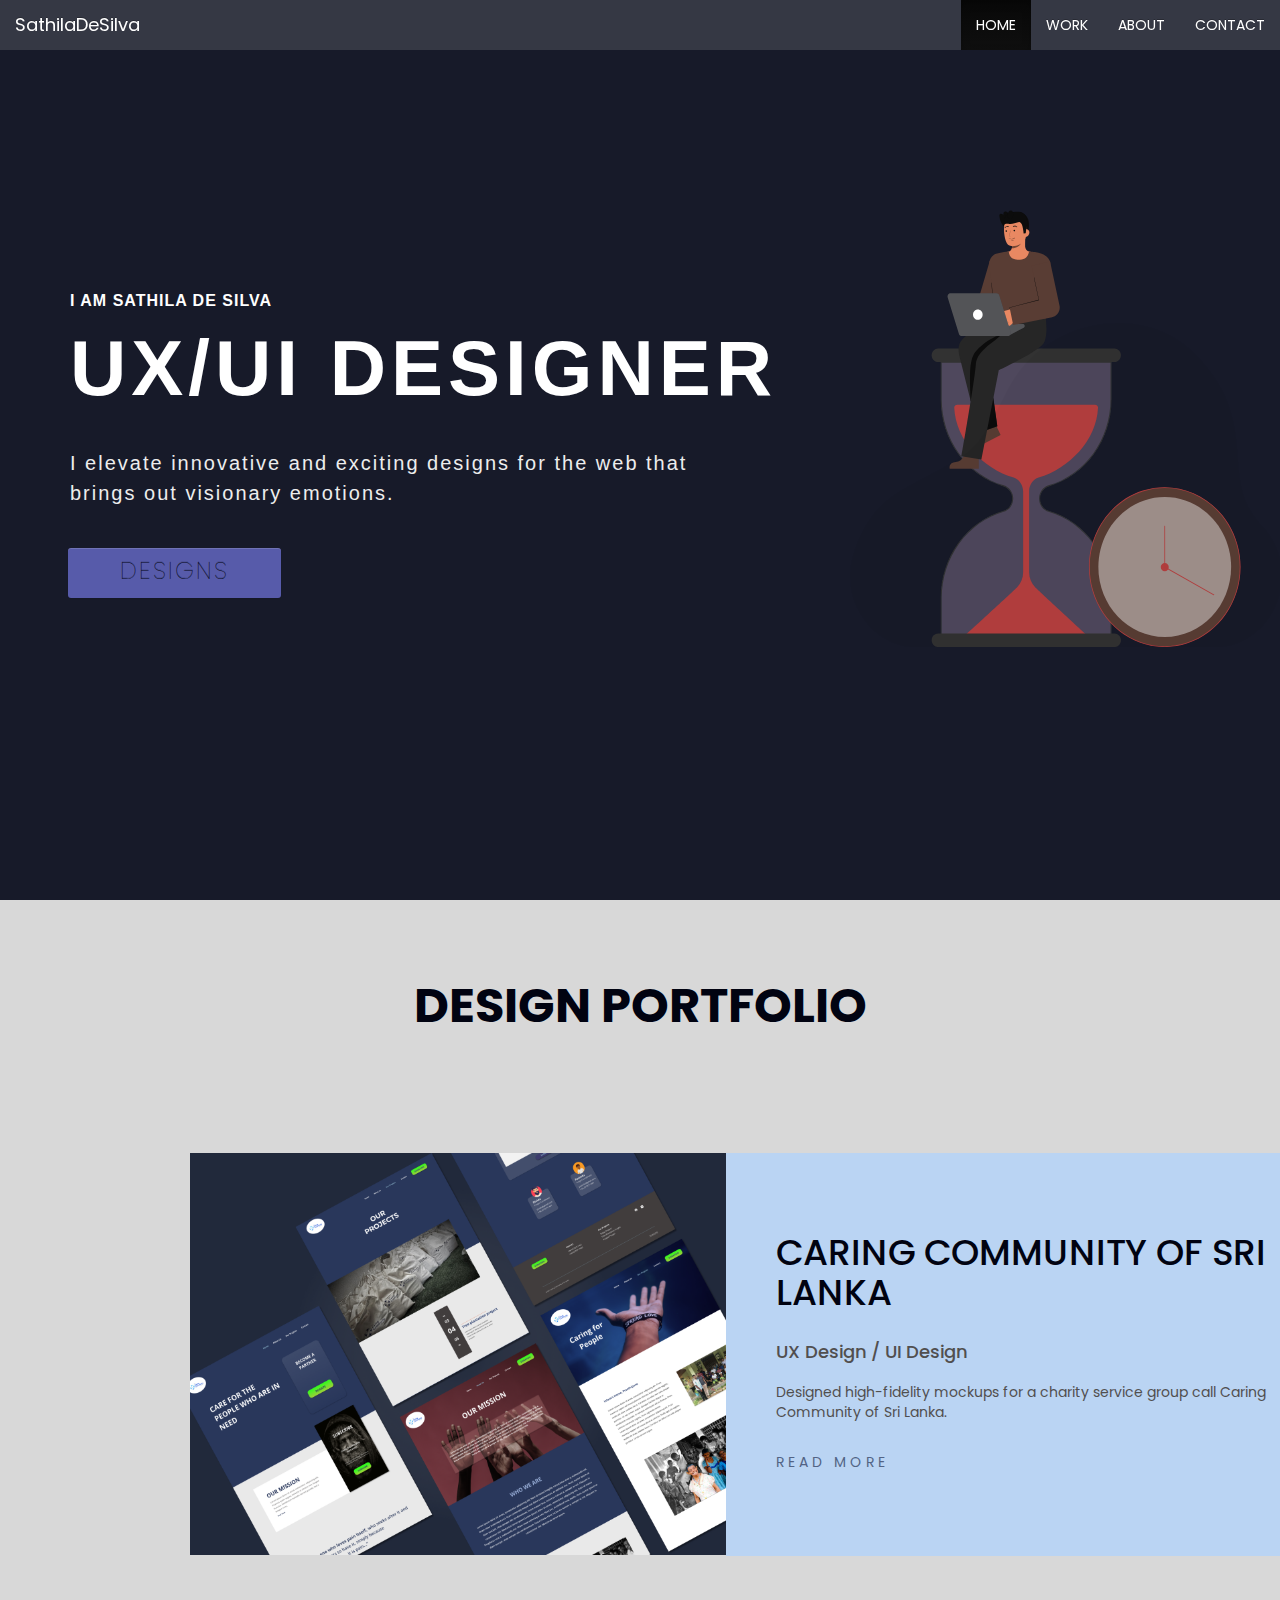
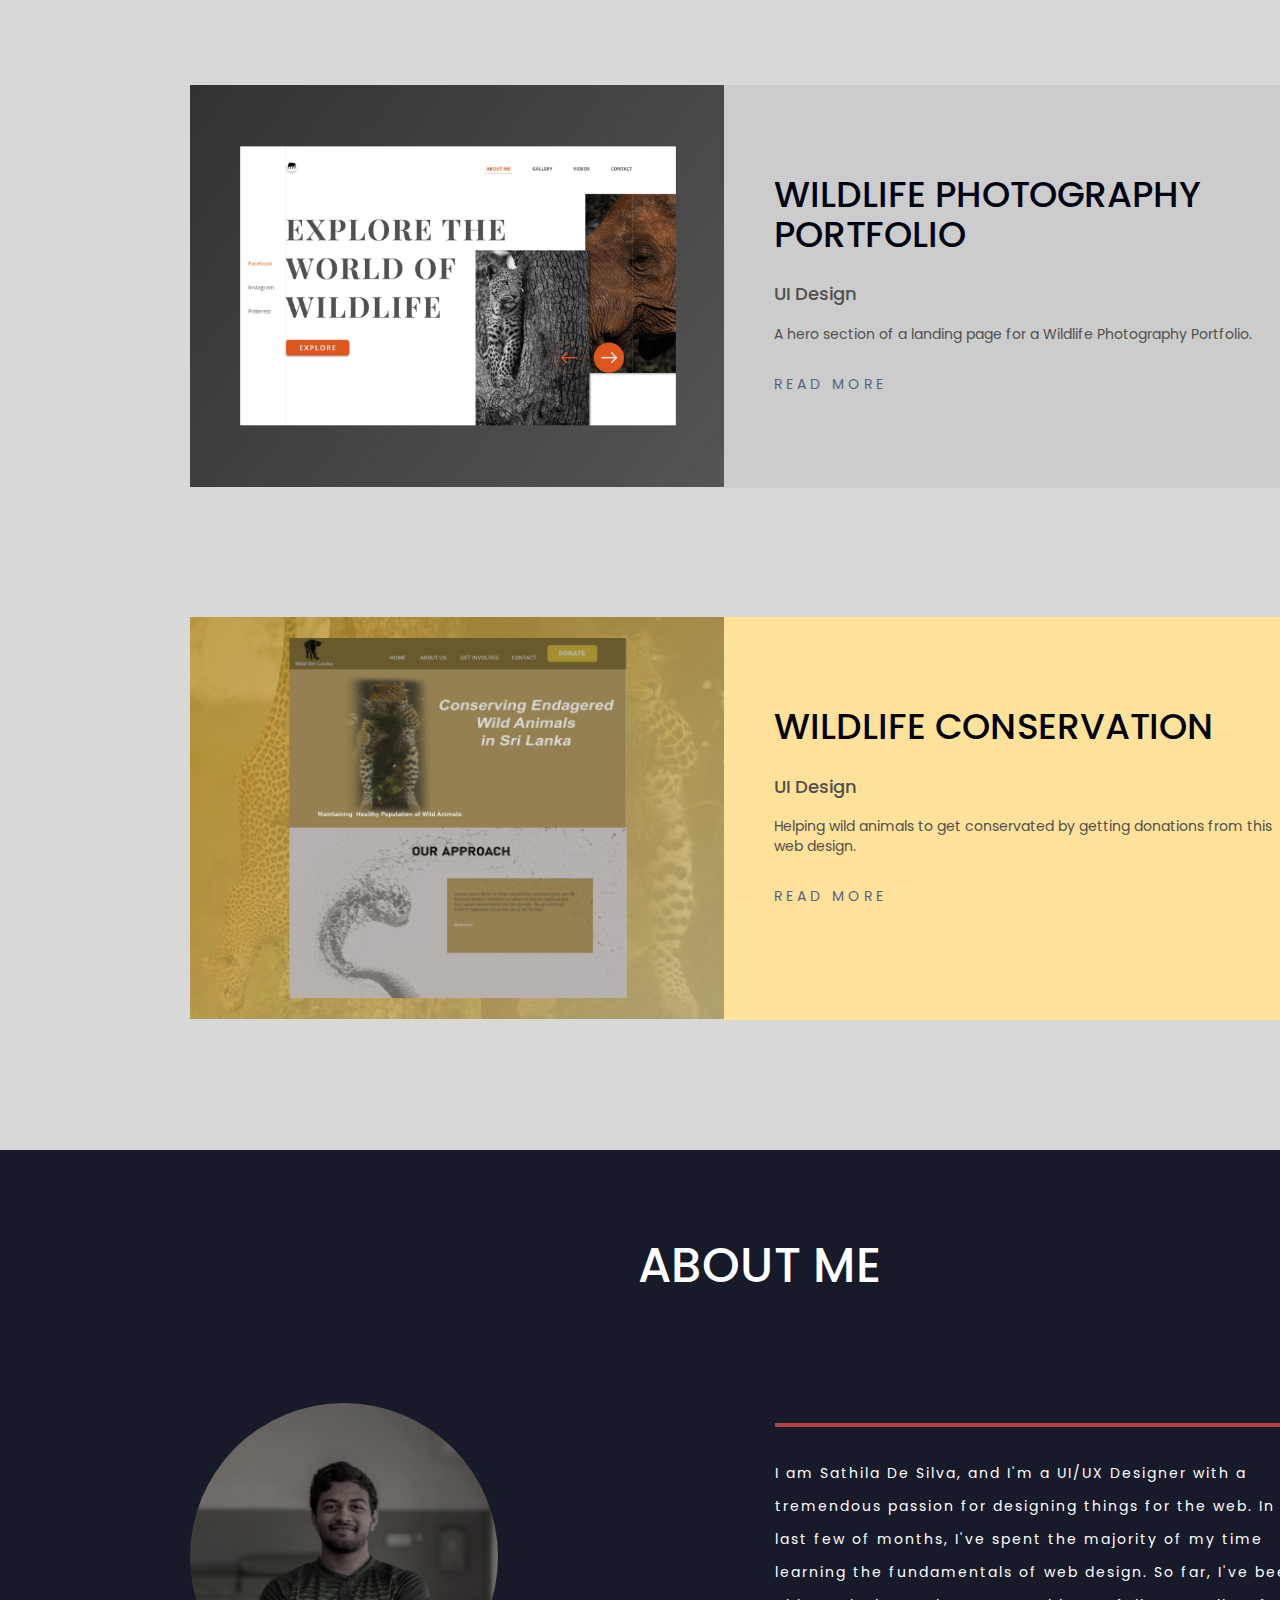
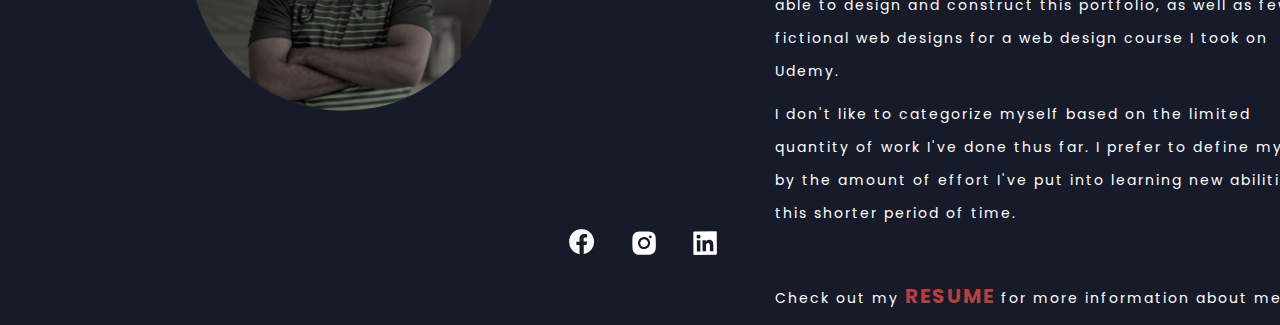
<file: index.html>
<!DOCTYPE html>
<html lang="en">
<head>
    <meta charset="UTF-8">
    <meta http-equiv="X-UA-Compatible" content="IE=edge">
    <meta name="viewport" content="width=device-width, initial-scale=1.0">
    <title>Sathila De Silva</title>
    <link rel="icon" href="favicon.ico">
    <link rel="preconnect" href="https://fonts.googleapis.com">
    <link rel="preconnect" href="https://fonts.gstatic.com" crossorigin>
    <link href="https://fonts.googleapis.com/css2?family=Poppins:wght@600;700;900&display=swap" rel="stylesheet">
  
    <!-- Bootstrap -->
    <link rel="stylesheet" href="https://stackpath.bootstrapcdn.com/bootstrap/3.4.1/css/bootstrap.min.css" integrity="sha384-HSMxcRTRxnN+Bdg0JdbxYKrThecOKuH5zCYotlSAcp1+c8xmyTe9GYg1l9a69psu" crossorigin="anonymous">
    <link href="bootstrap-3.4.1-dist/css/bootstrap-theme.min.css" rel="stylesheet">
    <link href="styles.css" rel="stylesheet">

    <!-- HTML5 shim and Respond.js for IE8 support of HTML5 elements and media queries -->
    <!-- WARNING: Respond.js doesn't work if you view the page via file:// -->
    <!--[if lt IE 9]>
      <script src="https://oss.maxcdn.com/html5shiv/3.7.3/html5shiv.min.js"></script>
      <script src="https://oss.maxcdn.com/respond/1.4.2/respond.min.js"></script>
    <![endif]-->

</head>
<body>
    <nav class="navbar navbar-inverse navbar-fixed-top" id="navbar">
        <div class="container-fluid">
            <div class="navbar-header">
                <button type="button" class="navbar-toggle collapsed" data-toggle="collapse" data-target="#myNavbar">
                    <span class="sr-only">Toggle Navigation</span>
                    <span class="icon-bar"></span>
                    <span class="icon-bar"></span>
                    <span class="icon-bar"></span>
                </button>
                <a class="navbar-brand" href="#">SathilaDeSilva</a>
            </div><!--end navbar-header-->

            <div class="collapse navbar-collapse" id="myNavbar">
                <ul class="nav navbar-nav navbar-right">
                    <li class="active"><a href="">HOME</a></li>
                    <li><a href="design.html">WORK</a></li>
                    <li><a href="about.html">ABOUT</a></li>
                    <li><a href="contact.html">CONTACT</a></li>
                </ul>
            </div>
        </div><!--end container-->
    </nav><!--end navbar-->

    <section id="body">
        <div class="container">
            <div class="row">
                <div class="col-sm-8">
                    <p class="para1">I AM SATHILA DE SILVA</p>
                    <h1>UX/UI DESIGNER</h1>
                    <p class="para2">I elevate innovative and exciting designs for the web that <br>brings out visionary emotions.</p>
                    <a href="design.html" class="btn btn-primary btn-sm" id="btn1">DESIGNS</a>
                    <a href="contact.html" class="btn btn-danger btn-sm" id="btn2" hidden>LET'S TALK</a>
                    
                </div>
                <div class="col-sm-4">
                    <img src="img/Save time.svg">
                </div>
            </div>
        </div><!--end container-->
    </section><!--end body-->

    <section id="portfolio">
        <div>
            <h2><a href="design.html">DESIGN PORTFOLIO</a></h2>
        </div>
        
        <div id="img1">
            <a href="caring.html">
                <img src="img/New CC project.png" height="402" alt="caring community"> 
            </a>
        </div> 

        <div class="caring_description">
            <h1 class="caring">CARING COMMUNITY OF SRI LANKA</h1>
            <h4 class="caring">UX Design / UI Design</h4>
            <p class="caring">Designed high-fidelity mockups for a charity service group call Caring Community of Sri Lanka.</p>
            <a href="caring.html" class="caring">READ MORE</a>
        </div>
    
        <div class="img2">
            <a href="photography.html">
                <img src="img/NEW wildlife photography.png" width="536" height="402" alt="wildlife portfolio" id="img2"> -->
            </a>
        </div>  
        
        <div class="photography_description">
            <h1 class="caring">WILDLIFE PHOTOGRAPHY PORTFOLIO</h1>
            <h4 class="caring">UI Design</h4>
            <p class="caring">A hero section of a landing page for a Wildlife Photography Portfolio.</p>
            <a href="photography.html" class="caring">READ MORE</a>
        </div>

        <div class="img3">
            <a href="wildlifeConservation.html">
                <img src="img/NEW conservation.png" width="536" height="402" alt="wildlife portfolio" id="img3">
            </a>
        </div>  

        <div class="conservation_description">
            <h1 class="caring">WILDLIFE CONSERVATION</h1>
            <h4 class="caring">UI Design</h4>
            <p class="caring">Helping wild animals to get conservated by getting donations from this web design.</p>
            <a href="wildlifeConservation.html" class="caring">READ MORE</a>
        </div> 
    </section><!--end portfolio-->

    <section id="about">
        <div class="container">
            <h2><a href="about.html">ABOUT ME</a></h2>
            <div class="row">
                <div class="col-sm-6">
                    <img src="img/QPLIE1461 1.png" alt="Sathila De Silva" class="img-circle">
                </div>
                <div class="col-sm-6">
                    <hr>
                    <p>I am Sathila De Silva, and I'm a UI/UX Designer with a tremendous passion for designing things for the web. In the last few of months, I've spent the majority of my time learning the fundamentals of web design. So far, I've been able to design and construct this portfolio, as well as few fictional web designs for a web design course I took on Udemy.</p>
                    <p>I don't like to categorize myself based on the limited quantity of work I've done thus far. I prefer to define myself by the amount of effort I've put into learning new abilities in this shorter period of time.</p>
                    <br><br>
                    <p class="space">Check out my <a class="orange" href="Sathila_resume.pdf">RESUME</a> for more information about me.</p>
                </div>
            </div>
            
        </div>
    </section>
    <footer>
        <ul class="social">
            <li>
                <a href="https://www.facebook.com/sathila.desilva/"><img src="img/facebook.svg" alt="facebook"></a>
            </li>
            <li>
                <a href="https://www.instagram.com/sathila97/?hl=en"><img src="img/instagram.svg" alt="instagram"></a>
            </li>
            <li>
                <a href="https://www.linkedin.com/in/sathila-de-silva/"><img src="img/linkedin.svg" alt="linkedin"></a>
            </li>
        </ul>
    </footer>

    <!-- jQuery (necessary for Bootstrap's JavaScript plugins) -->
    <script src="https://code.jquery.com/jquery-1.12.4.min.js" integrity="sha384-nvAa0+6Qg9clwYCGGPpDQLVpLNn0fRaROjHqs13t4Ggj3Ez50XnGQqc/r8MhnRDZ" crossorigin="anonymous"></script>
    <!-- Include all compiled plugins (below), or include individual files as needed -->
    <script src="https://stackpath.bootstrapcdn.com/bootstrap/3.4.1/js/bootstrap.min.js" integrity="sha384-aJ21OjlMXNL5UyIl/XNwTMqvzeRMZH2w8c5cRVpzpU8Y5bApTppSuUkhZXN0VxHd" crossorigin="anonymous"></script>

</body>
</html>
</file>
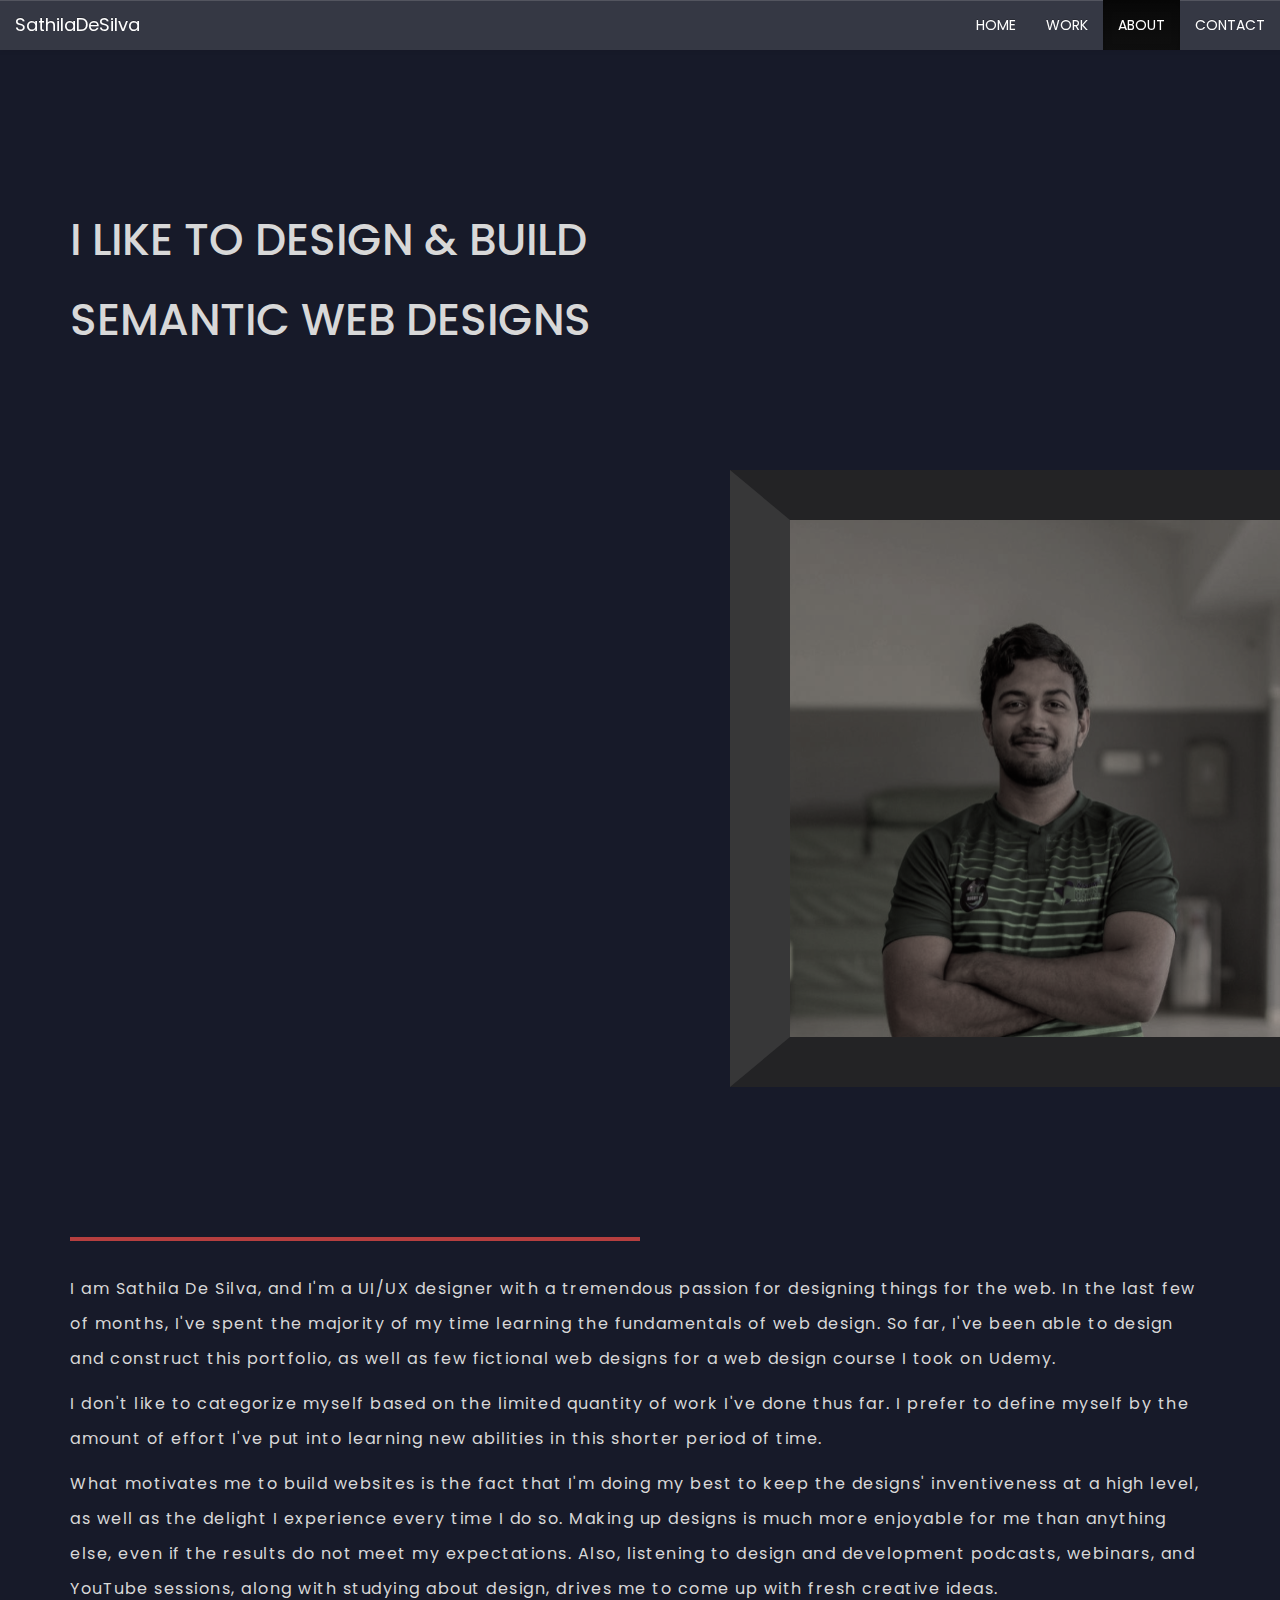
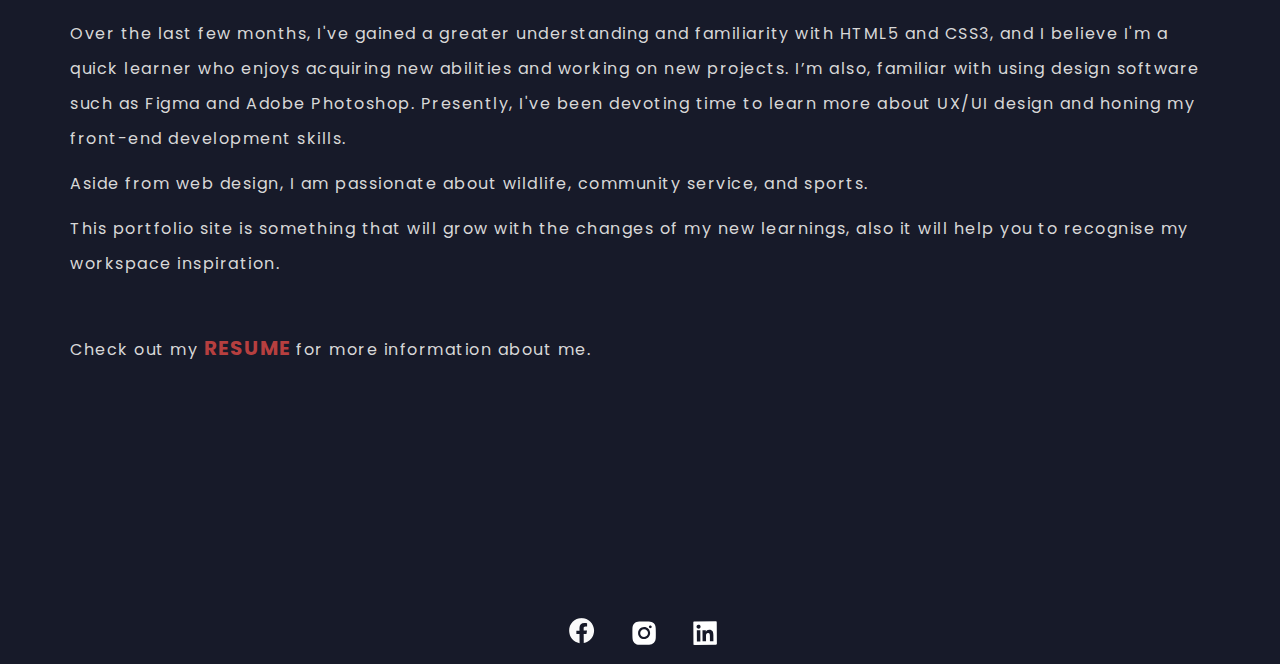
<file: about.html>
<!DOCTYPE html>
<html lang="en">
<head>
    <meta charset="UTF-8">
    <meta http-equiv="X-UA-Compatible" content="IE=edge">
    <meta name="viewport" content="width=device-width, initial-scale=1.0">
    <title>About - Sathila De Silva</title>
    <link rel="icon" href="favicon.ico">

    <link rel="preconnect" href="https://fonts.googleapis.com">
    <link rel="preconnect" href="https://fonts.gstatic.com" crossorigin>
    <link href="https://fonts.googleapis.com/css2?family=Poppins:wght@600;700&display=swap" rel="stylesheet">
  
    <!-- Bootstrap -->
    <link rel="stylesheet" href="https://stackpath.bootstrapcdn.com/bootstrap/3.4.1/css/bootstrap.min.css" integrity="sha384-HSMxcRTRxnN+Bdg0JdbxYKrThecOKuH5zCYotlSAcp1+c8xmyTe9GYg1l9a69psu" crossorigin="anonymous">
    <link href="bootstrap-3.4.1-dist/css/bootstrap-theme.min.css" rel="stylesheet">
    <link href="styles.css" rel="stylesheet">
</head>
<body>
    
    <nav class="navbar navbar-default navbar-fixed-top navbar-inverse" id="navbar">
        <div class="container-fluid">
            <div class="navbar-header">
                <button type="button" class="navbar-toggle collapsed" data-toggle="collapse" data-target="#navbar-collapse">
                    <span class="sr-only">Toggle Navigation</span>
                    <span class="icon-bar"></span>
                    <span class="icon-bar"></span>
                    <span class="icon-bar"></span>
                </button>
                <a class="navbar-brand" href="index.html">SathilaDeSilva</a>
            </div><!--end navbar-header-->

            <div class="collapse navbar-collapse" id="navbar-collapse">
                <ul class="nav navbar-nav navbar-right">
                    <li><a href="index.html">HOME</a></li>
                    <li><a href="design.html">WORK</a></li>
                    <li class="active"><a href="about.html">ABOUT</a></li>
                    <li><a href="contact.html">CONTACT</a></li>
                </ul>
            </div>
        </div><!--end container-->
    </nav><!--end navbar-->

    <section id="headingA">
        <div class="container">
            <div class="row">
                <div class="col-xs-6">
                    <h1>I LIKE TO DESIGN & BUILD
                        SEMANTIC WEB DESIGNS</h1>
                </div>
            </div>
        </div><!--end container-->        
    </section>

    <div class="rectangle">
        <img src="img/profile photo.svg" alt="sathila de silva">
    </div>

    <!--<div id="vector">
        <img src="img/Vector.svg" alt="">
    </div>-->

    <section id="aboutMe">
        <div class="container">
            <div class="row">
                <div class="col-xs-12">
                    <hr>
                    <p>I am Sathila De Silva, and I'm a UI/UX designer with a tremendous passion for designing things for the web. In the last few of months, I've spent the majority of my time learning the fundamentals of web design. So far, I've been able to design and construct this portfolio, as well as few fictional web designs for a web design course I took on Udemy.</p>
                
                    <p>I don't like to categorize myself based on the limited quantity of work I've done thus far. I prefer to define myself by the amount of effort I've put into learning new abilities in this shorter period of time.</p>
                    <p>What motivates me to build websites is the fact that I'm doing my best to keep the designs' inventiveness at a high level, as well as the delight I experience every time I do so. Making up designs is much more enjoyable for me than anything else, even if the results do not meet my expectations. Also, listening to design and development podcasts, webinars, and YouTube sessions, along with studying about design, drives me to come up with fresh creative ideas.</p>
                    <p>Over the last few months, I've gained a greater understanding and familiarity with HTML5 and CSS3, and I believe I'm a quick learner who enjoys acquiring new abilities and working on new projects. I’m also, familiar with using design software such as Figma and Adobe Photoshop. Presently, I've been devoting time to learn more about UX/UI design and honing my front-end development skills.</p>
                    <p>Aside from web design, I am passionate about wildlife, community service, and sports.</p>
                    <p>This portfolio site is something that will grow with the changes of my new learnings, also it will help you to recognise my workspace inspiration.</p>
                    <br><br>
                    <p class="space">Check out my <a class="orange" href="Sathila_resume.pdf">RESUME</a> for more information about me.</p>
                </div>
            </div>
        </div>
    </section>

    <footer>
        <ul class="socialAbout">
            <li>
                <a href="https://www.facebook.com/sathila.desilva/"><img src="img/facebook.svg" alt="facebook"></a>
            </li>
            <li>
                <a href="https://www.instagram.com/sathila97/?hl=en"><img src="img/instagram.svg" alt="instagram"></a>
            </li>
            <li>
                <a href="https://www.linkedin.com/in/sathila-de-silva/"><img src="img/linkedin.svg" alt="linkedin"></a>
            </li>
        </ul>
    </footer>

    <!-- jQuery (necessary for Bootstrap's JavaScript plugins) -->
    <script src="https://code.jquery.com/jquery-1.12.4.min.js" integrity="sha384-nvAa0+6Qg9clwYCGGPpDQLVpLNn0fRaROjHqs13t4Ggj3Ez50XnGQqc/r8MhnRDZ" crossorigin="anonymous"></script>
    <!-- Include all compiled plugins (below), or include individual files as needed -->
    <script src="https://stackpath.bootstrapcdn.com/bootstrap/3.4.1/js/bootstrap.min.js" integrity="sha384-aJ21OjlMXNL5UyIl/XNwTMqvzeRMZH2w8c5cRVpzpU8Y5bApTppSuUkhZXN0VxHd" crossorigin="anonymous"></script>

</body>
</html>
</file>
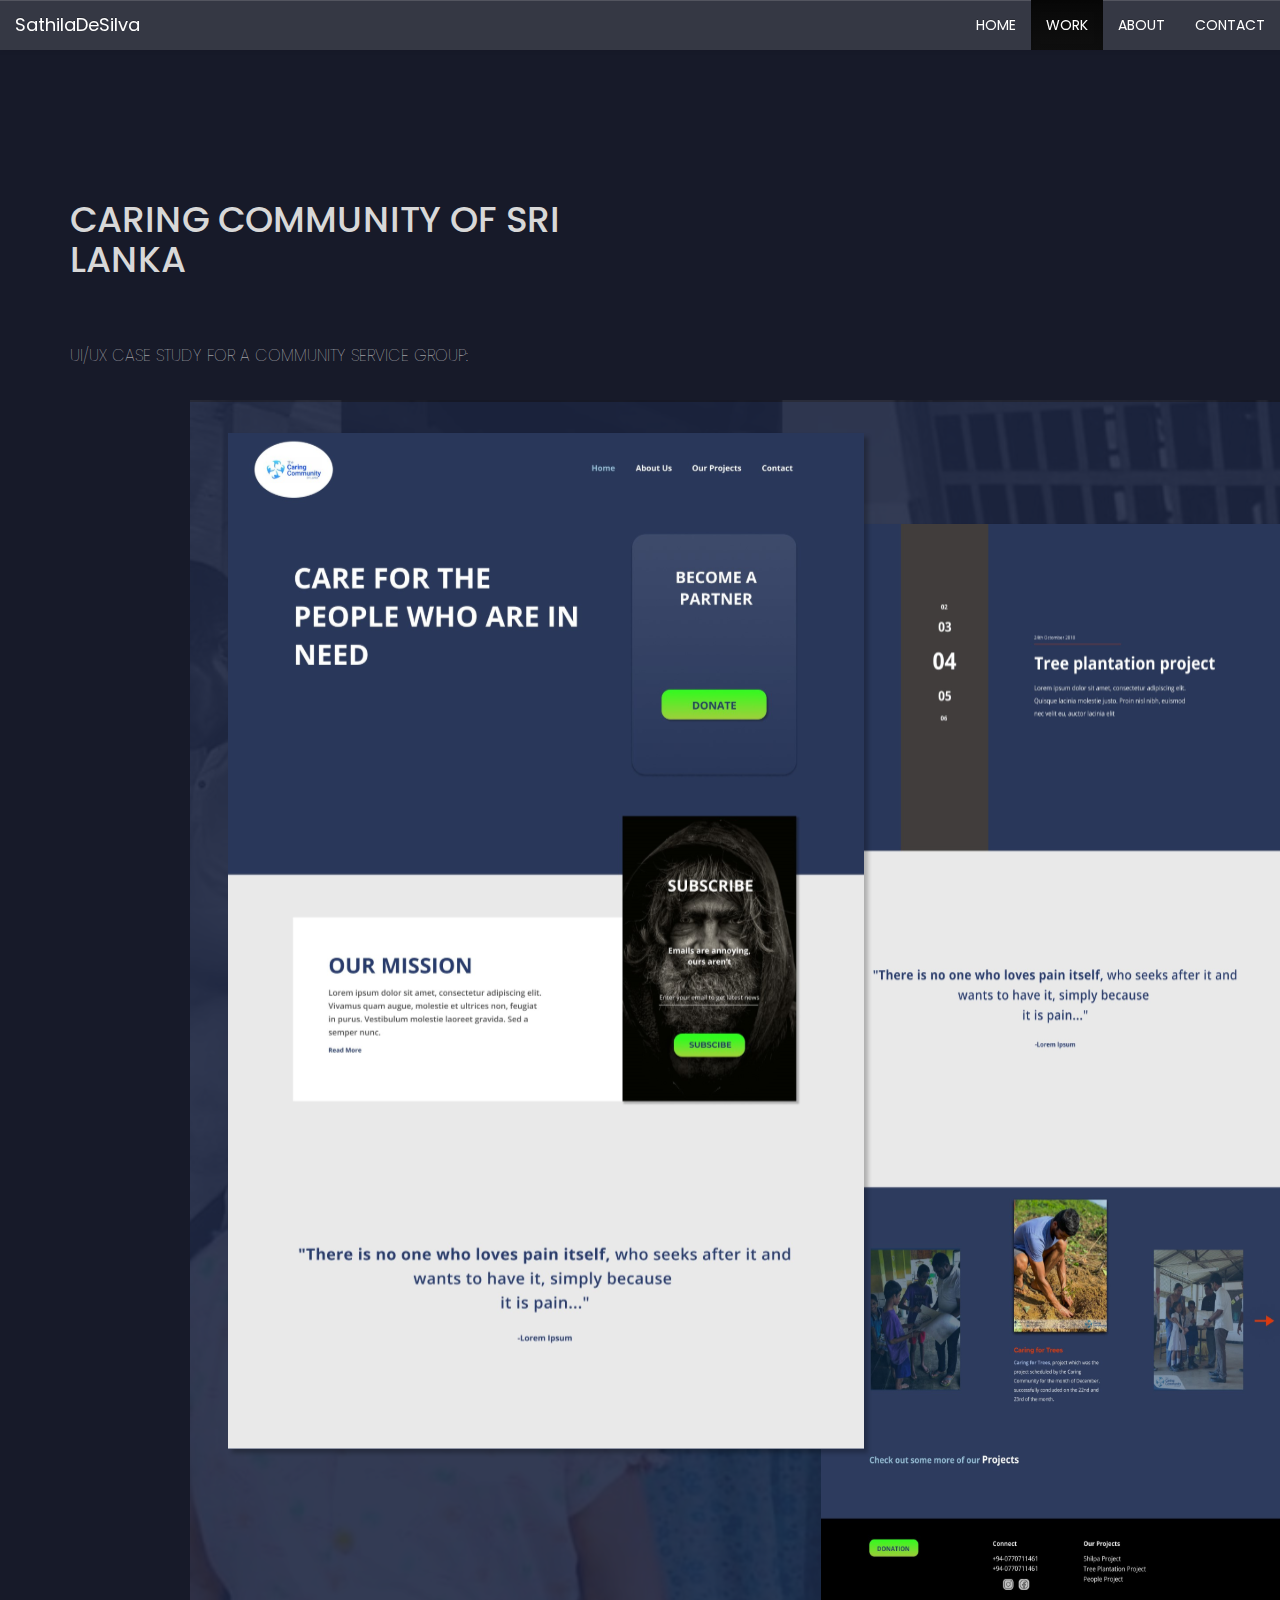
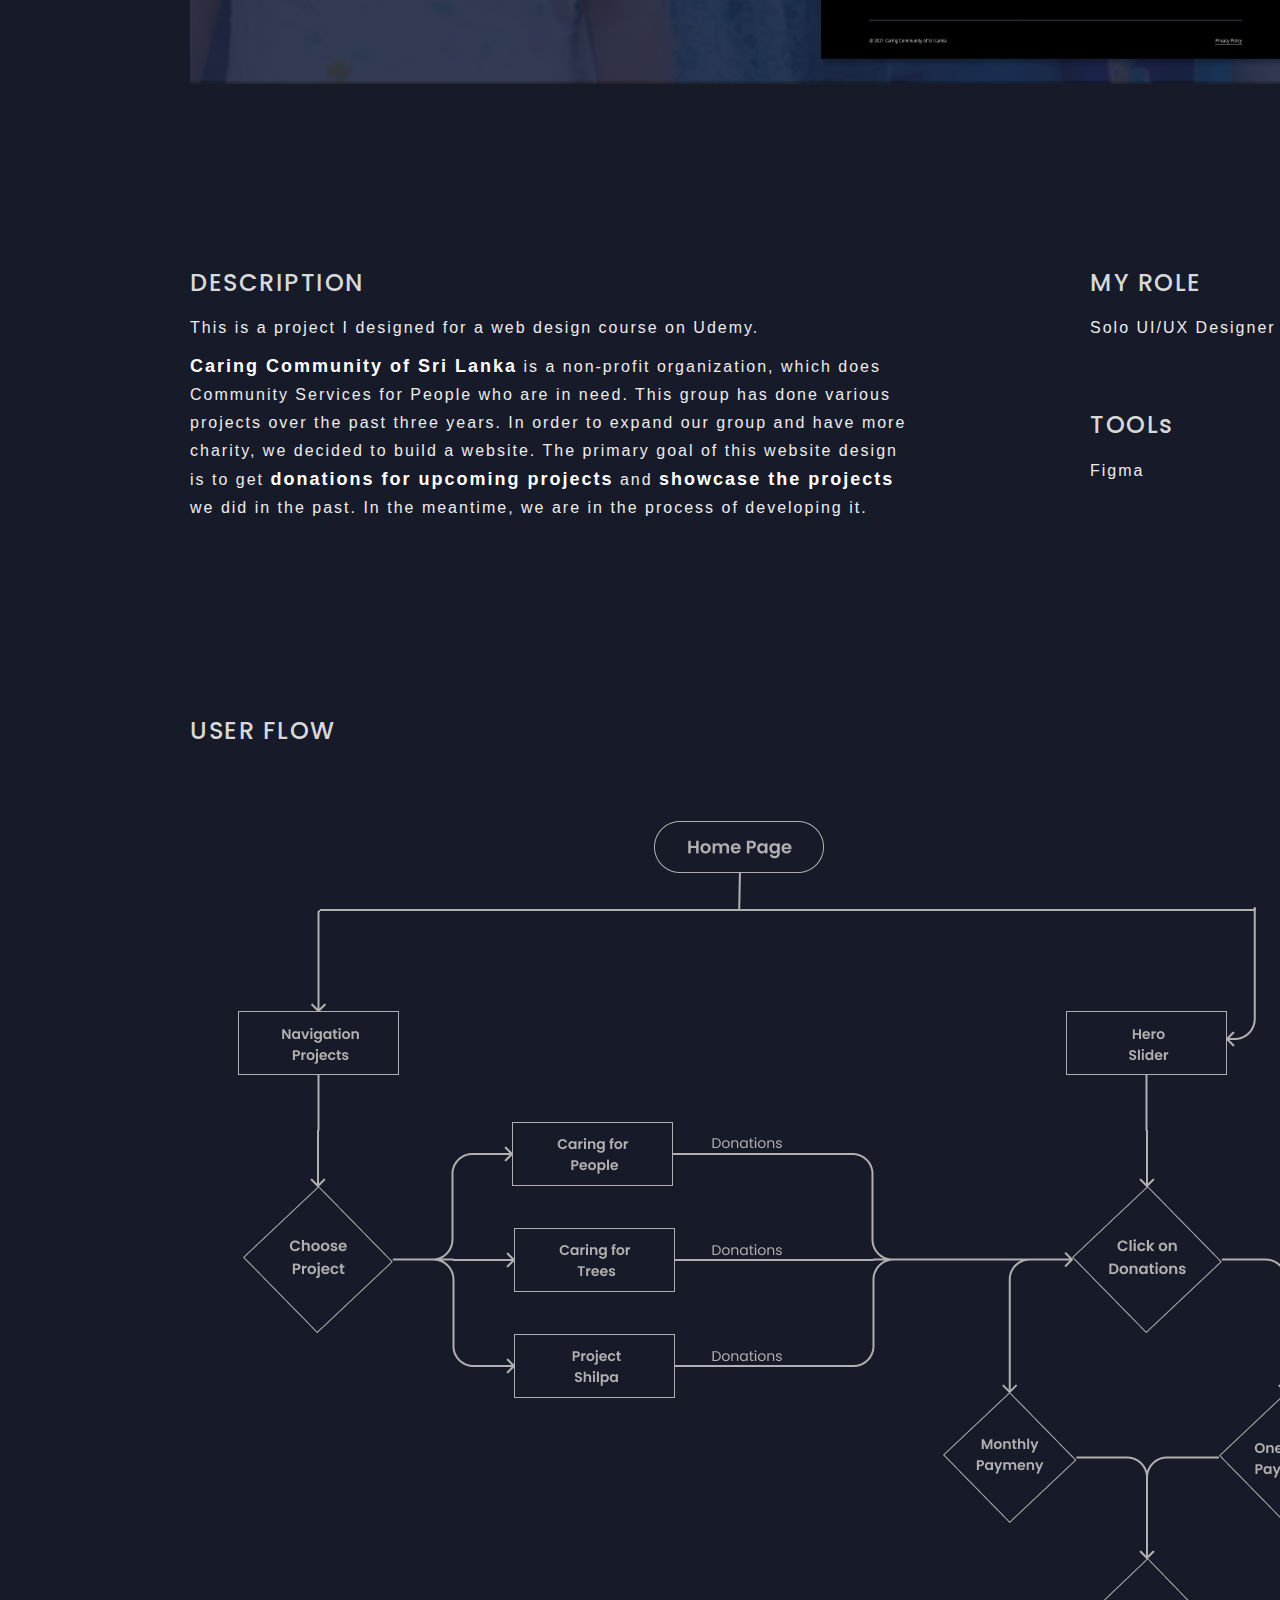
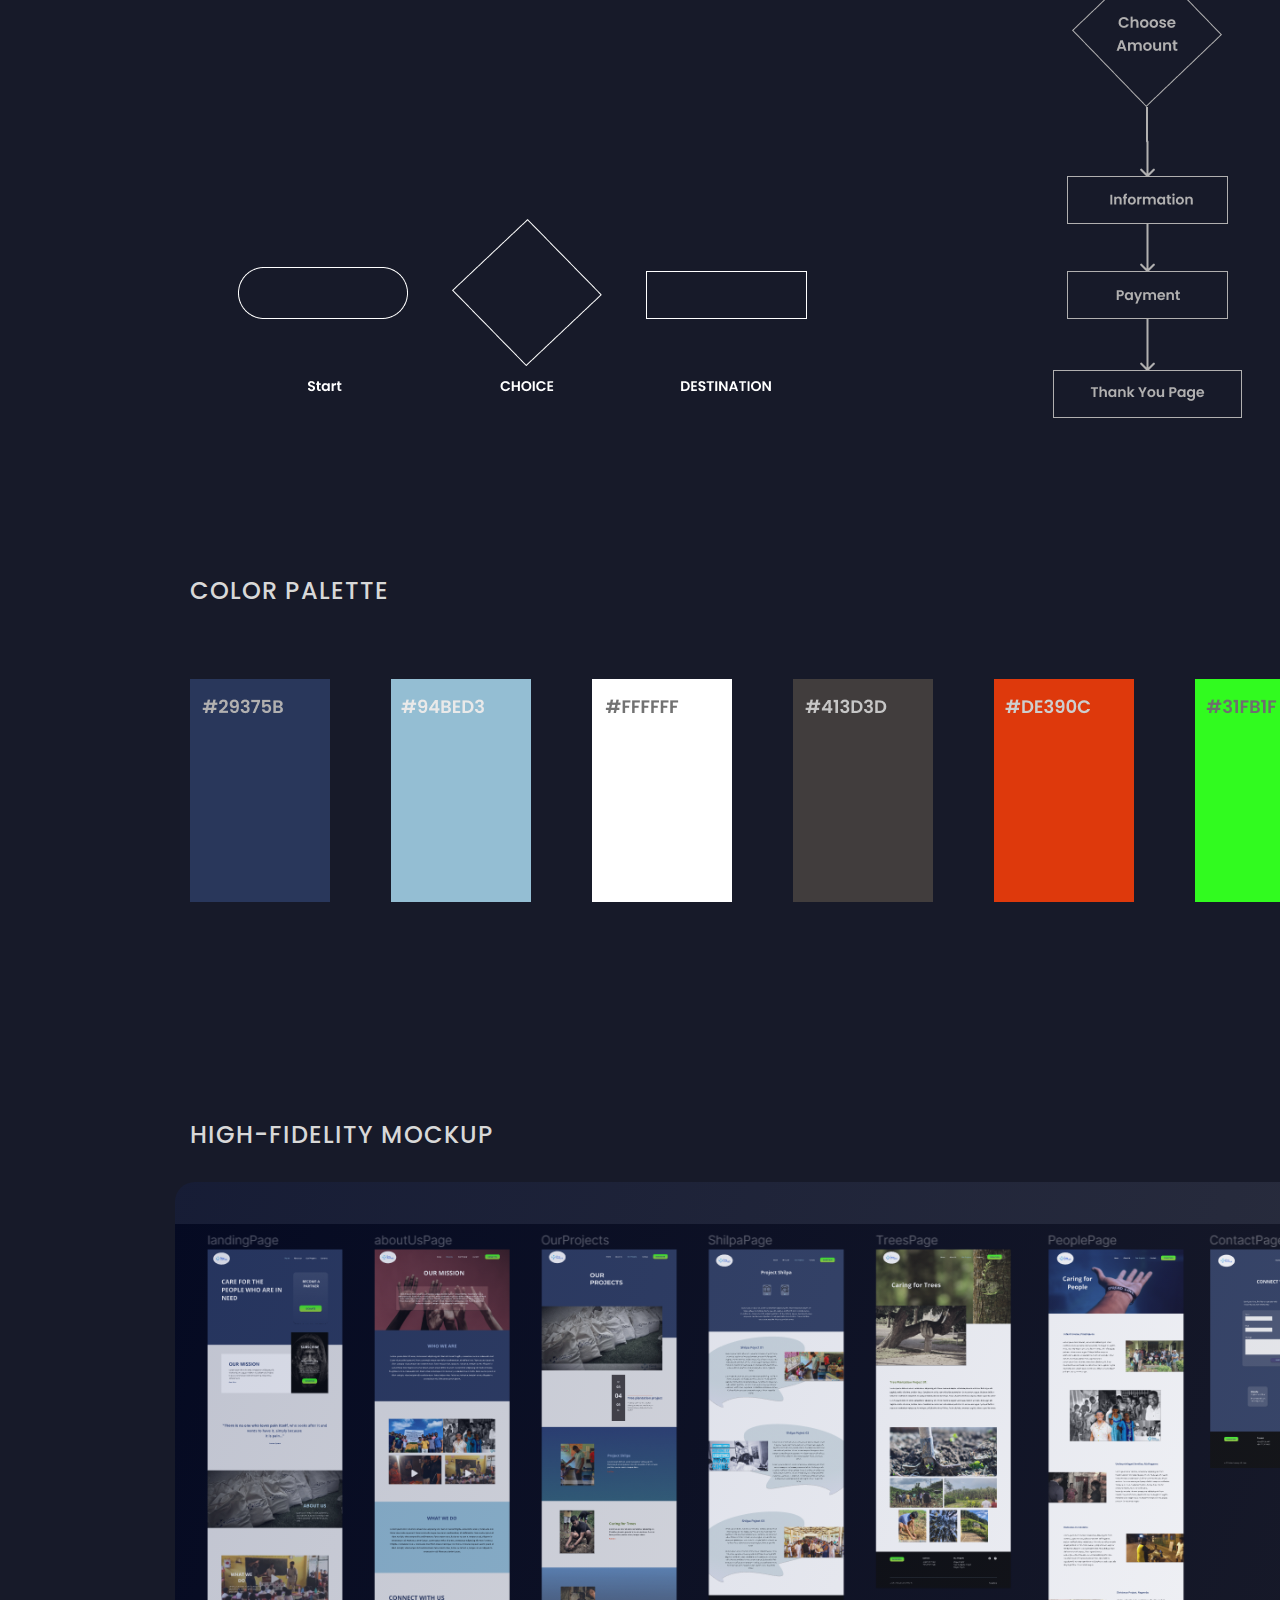
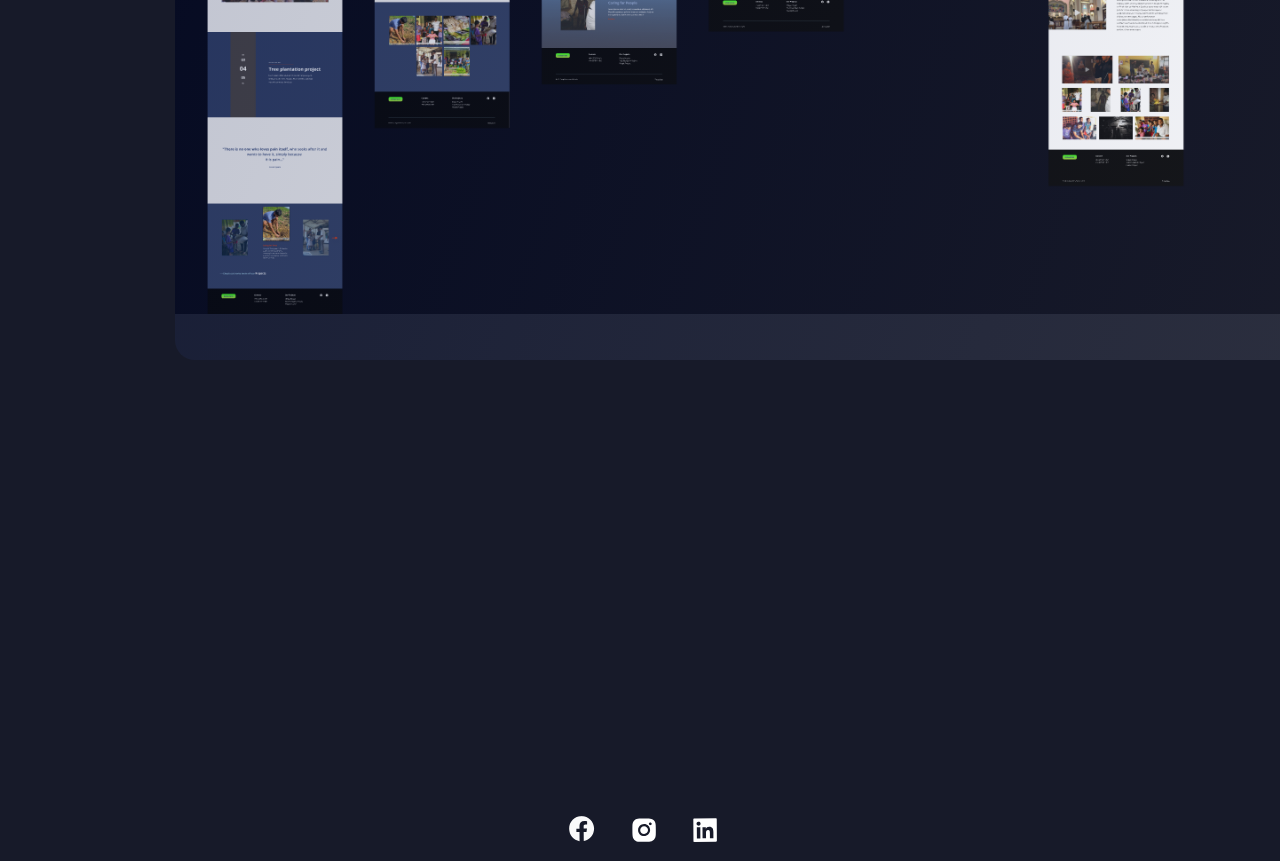
<file: caring.html>
<!DOCTYPE html>
<html lang="en">
<head>
    <meta charset="UTF-8">
    <meta http-equiv="X-UA-Compatible" content="IE=edge">
    <meta name="viewport" content="width=device-width, initial-scale=1.0">
    <title>Design - Sathila De Silva</title>
    <link rel="icon" href="favicon.ico">
    <link rel="preconnect" href="https://fonts.googleapis.com">
    <link rel="preconnect" href="https://fonts.gstatic.com" crossorigin>
    <link href="https://fonts.googleapis.com/css2?family=Poppins:wght@600;700&display=swap" rel="stylesheet">
  
    <!-- Bootstrap -->
    <link rel="stylesheet" href="https://stackpath.bootstrapcdn.com/bootstrap/3.4.1/css/bootstrap.min.css" integrity="sha384-HSMxcRTRxnN+Bdg0JdbxYKrThecOKuH5zCYotlSAcp1+c8xmyTe9GYg1l9a69psu" crossorigin="anonymous">
    <link href="bootstrap-3.4.1-dist/css/bootstrap-theme.min.css" rel="stylesheet">
    <link href="styles.css" rel="stylesheet">
</head>
<body id="caring">
    
    <nav class="navbar navbar-default navbar-fixed-top navbar-inverse" id="navbar">
        <div class="container-fluid">
            <div class="navbar-header">
                <button type="button" class="navbar-toggle collapsed" data-toggle="collapse" data-target="#navbar-collapse">
                    <span class="sr-only">Toggle Navigation</span>
                    <span class="icon-bar"></span>
                    <span class="icon-bar"></span>
                    <span class="icon-bar"></span>
                </button>
                <a class="navbar-brand" href="index.html">SathilaDeSilva</a>
            </div><!--end navbar-header-->

            <div class="collapse navbar-collapse" id="navbar-collapse">
                <ul class="nav navbar-nav navbar-right">
                    <li><a href="index.html">HOME</a></li>
                    <li class="active"><a href="design.html">WORK</a></li>
                    <li><a href="about.html">ABOUT</a></li>
                    <li><a href="contact.html">CONTACT</a></li>
                </ul>
            </div>
        </div><!--end container-->
    </nav><!--end navbar-->

    <section id="headingD">
        <div class="container">
            <div class="row">
                <div class="col-xs-6">
                    <h1>CARING COMMUNITY OF SRI LANKA</h1>
                    <p>UI/UX CASE STUDY FOR A COMMUNITY SERVICE GROUP:</p>
                </div>
            </div>
        </div><!--end container-->        
    </section>

    
    <div id="photoBig">
        <img src="img/CaringDesign.svg" alt="Caring Community Project">
    </div>


    <section id="description">
        <div class="overview">       
            <h3>DESCRIPTION</h3>               
            <p>This is a project I designed for a web design course on Udemy.</p>
            <p><strong>Caring Community of Sri Lanka</strong> is a non-profit organization, which does Community Services for People who are in need. This group has done various projects over the past three years. In order to expand our group and have more charity, we decided to build a website. The primary goal of this website design is to get <strong>donations for upcoming projects</strong> and <strong>showcase the projects</strong> we did in the past. In the meantime, we are in the process of developing it.</p>
        </div> 

        <div class="side_info">
            <div class="sideinforTop">  
                <h3>MY ROLE</h3>
                <p>Solo UI/UX Designer</p>
            </div>
            <div>
                <h3>TOOLs</h3>
                <p>Figma</p>                
            </div>
        </div>
    </section>

    <div id="userFlow">
        <h3>USER FLOW</h3>
        <img src="img/userFlow_new.png" alt="User-Flow">
    </div>

    

    <div id="palette">
        <h3>COLOR PALETTE</h3>
        <img src="img/palette.png" alt="Color-palette">
    </div>

    <div id="allPages">
        <h3>HIGH-FIDELITY MOCKUP</h3>
        <img src="img/darkBlue all pagesCC.png" alt="All pages of the web design">
        <div class="rectangleBlue"></div>
    </div>

    <footer>
        <ul class="socialCaring">
            <li>
                <a href="https://www.facebook.com/sathila.desilva/"><img src="img/facebook.svg" alt="facebook"></a>
            </li>
            <li>
                <a href="https://www.instagram.com/sathila97/?hl=en"><img src="img/instagram.svg" alt="instagram"></a>
            </li>
            <li>
                <a href="https://www.linkedin.com/in/sathila-de-silva/"><img src="img/linkedin.svg" alt="linkedin"></a>
            </li>
        </ul>
    </footer>

    <!-- jQuery (necessary for Bootstrap's JavaScript plugins) -->
    <script src="https://code.jquery.com/jquery-1.12.4.min.js" integrity="sha384-nvAa0+6Qg9clwYCGGPpDQLVpLNn0fRaROjHqs13t4Ggj3Ez50XnGQqc/r8MhnRDZ" crossorigin="anonymous"></script>
    <!-- Include all compiled plugins (below), or include individual files as needed -->
    <script src="https://stackpath.bootstrapcdn.com/bootstrap/3.4.1/js/bootstrap.min.js" integrity="sha384-aJ21OjlMXNL5UyIl/XNwTMqvzeRMZH2w8c5cRVpzpU8Y5bApTppSuUkhZXN0VxHd" crossorigin="anonymous"></script>

</body>
</html>
</file>
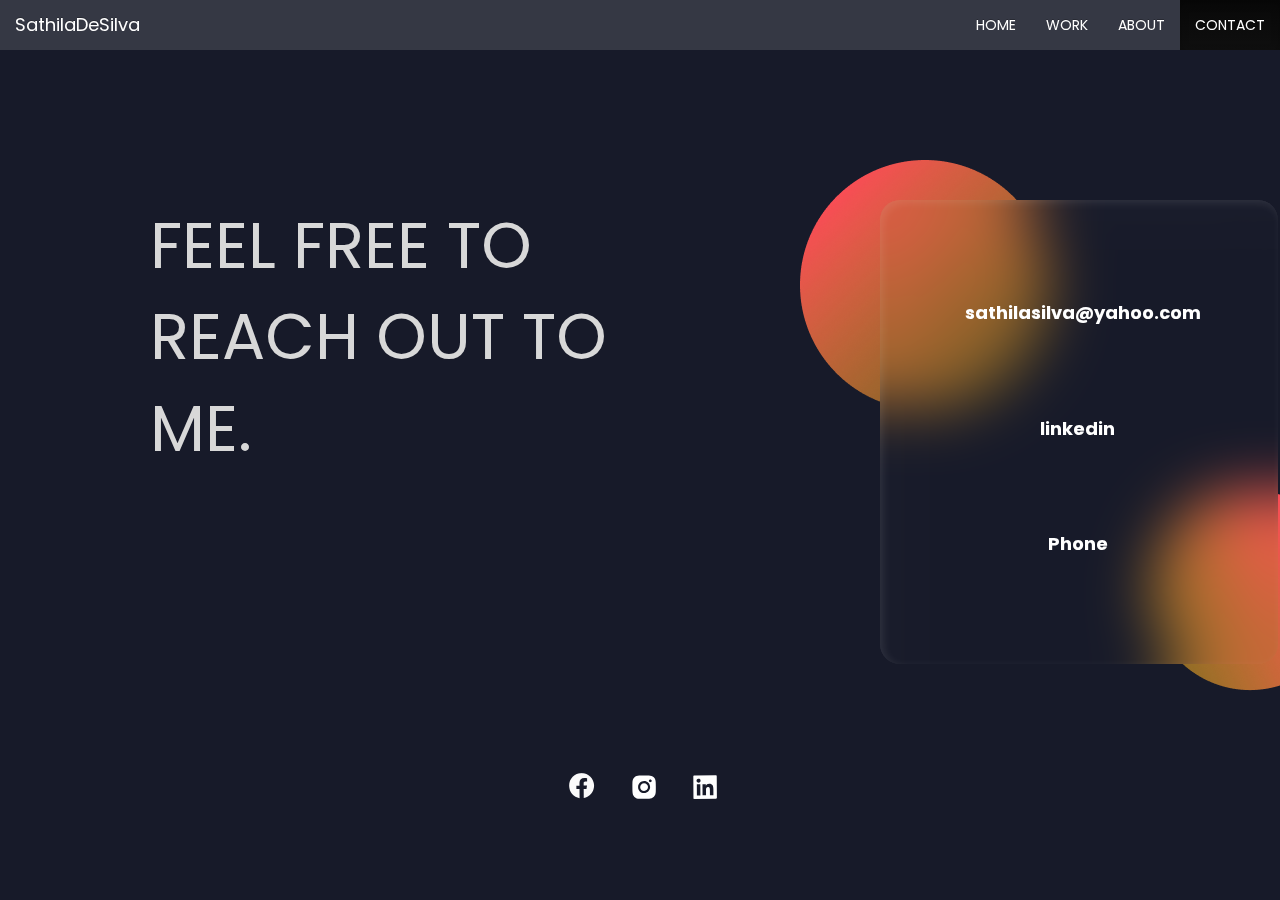
<file: contact.html>
<!DOCTYPE html>
<html lang="en">
<head>
    <meta charset="UTF-8">
    <meta http-equiv="X-UA-Compatible" content="IE=edge">
    <meta name="viewport" content="width=device-width, initial-scale=1.0">
    <title>Contact - Sathila De Silva</title>
    <link rel="icon" href="favicon.ico">

    <link rel="preconnect" href="https://fonts.googleapis.com">
    <link rel="preconnect" href="https://fonts.gstatic.com" crossorigin>
    <link href="https://fonts.googleapis.com/css2?family=Poppins:wght@600;700&display=swap" rel="stylesheet">
  
    <!-- Bootstrap -->
    <link rel="stylesheet" href="https://stackpath.bootstrapcdn.com/bootstrap/3.4.1/css/bootstrap.min.css" integrity="sha384-HSMxcRTRxnN+Bdg0JdbxYKrThecOKuH5zCYotlSAcp1+c8xmyTe9GYg1l9a69psu" crossorigin="anonymous">
    <link href="bootstrap-3.4.1-dist/css/bootstrap-theme.min.css" rel="stylesheet">
    <link href="styles.css" rel="stylesheet">
</head>
<body>

    <nav class="navbar navbar-inverse navbar-fixed-top" id="navbar">
        <div class="container-fluid">
            <div class="navbar-header">
                <button type="button" class="navbar-toggle collapsed" data-toggle="collapse" data-target="#navbar-collapse">
                    <span class="sr-only">Toggle Navigation</span>
                    <span class="icon-bar"></span>
                    <span class="icon-bar"></span>
                    <span class="icon-bar"></span>
                </button>
                <a class="navbar-brand" href="index.html">SathilaDeSilva</a>
            </div><!--end navbar-header-->

            <div class="collapse navbar-collapse" id="navbar-collapse">
                <ul class="nav navbar-nav navbar-right">
                    <li><a href="index.html">HOME</a></li>
                    <li><a href="design.html">WORK</a></li>
                    <li><a href="about.html">ABOUT</a></li>
                    <li class="active"><a href="contact.html">CONTACT</a></li>
                </ul>
            </div>
        </div><!--end container-->
    </nav><!--end navbar-->


    <div id="reachOut">
        <p>FEEL FREE TO REACH OUT TO ME.</p>       
    </div>

    <div id="glass">
    </div>


    <div class="elipse1">
        <img src="img/EllipseOrange.png" alt="">
    </div>

    <div class= "elipse2">
        <img src="img/EllipseOrange2.png" alt="">
    </div>

    <div id="glass">
        <ul>
            <li id="yahoo"><a href="mailto:sathilasilva@yahoo.com">sathilasilva@yahoo.com</a></li>
            <li id="linkedin"><a href="https://www.linkedin.com/in/sathila-de-silva/">linkedin</a></li>
            <li id="phone"><a href="https://api.whatsapp.com/send?phone=940770711461">Phone</a></li>
        </ul>
    </div>
                
            

    <footer>
        <ul class="socialContact">
            <li>
                <a href="https://www.facebook.com/sathila.desilva/"><img src="img/facebook.svg" alt="facebook"></a>
            </li>
            <li>
                <a href="https://www.instagram.com/sathila97/?hl=en"><img src="img/instagram.svg" alt="instagram"></a>
            </li>
            <li>
                <a href="https://www.linkedin.com/in/sathila-de-silva/"><img src="img/linkedin.svg" alt="linkedin"></a>
            </li>
        </ul>
    </footer>

    <!-- jQuery (necessary for Bootstrap's JavaScript plugins) -->
    <script src="https://code.jquery.com/jquery-1.12.4.min.js" integrity="sha384-nvAa0+6Qg9clwYCGGPpDQLVpLNn0fRaROjHqs13t4Ggj3Ez50XnGQqc/r8MhnRDZ" crossorigin="anonymous"></script>
    <!-- Include all compiled plugins (below), or include individual files as needed -->
    <script src="https://stackpath.bootstrapcdn.com/bootstrap/3.4.1/js/bootstrap.min.js" integrity="sha384-aJ21OjlMXNL5UyIl/XNwTMqvzeRMZH2w8c5cRVpzpU8Y5bApTppSuUkhZXN0VxHd" crossorigin="anonymous"></script>
    
    
</body>
</html>
</file>
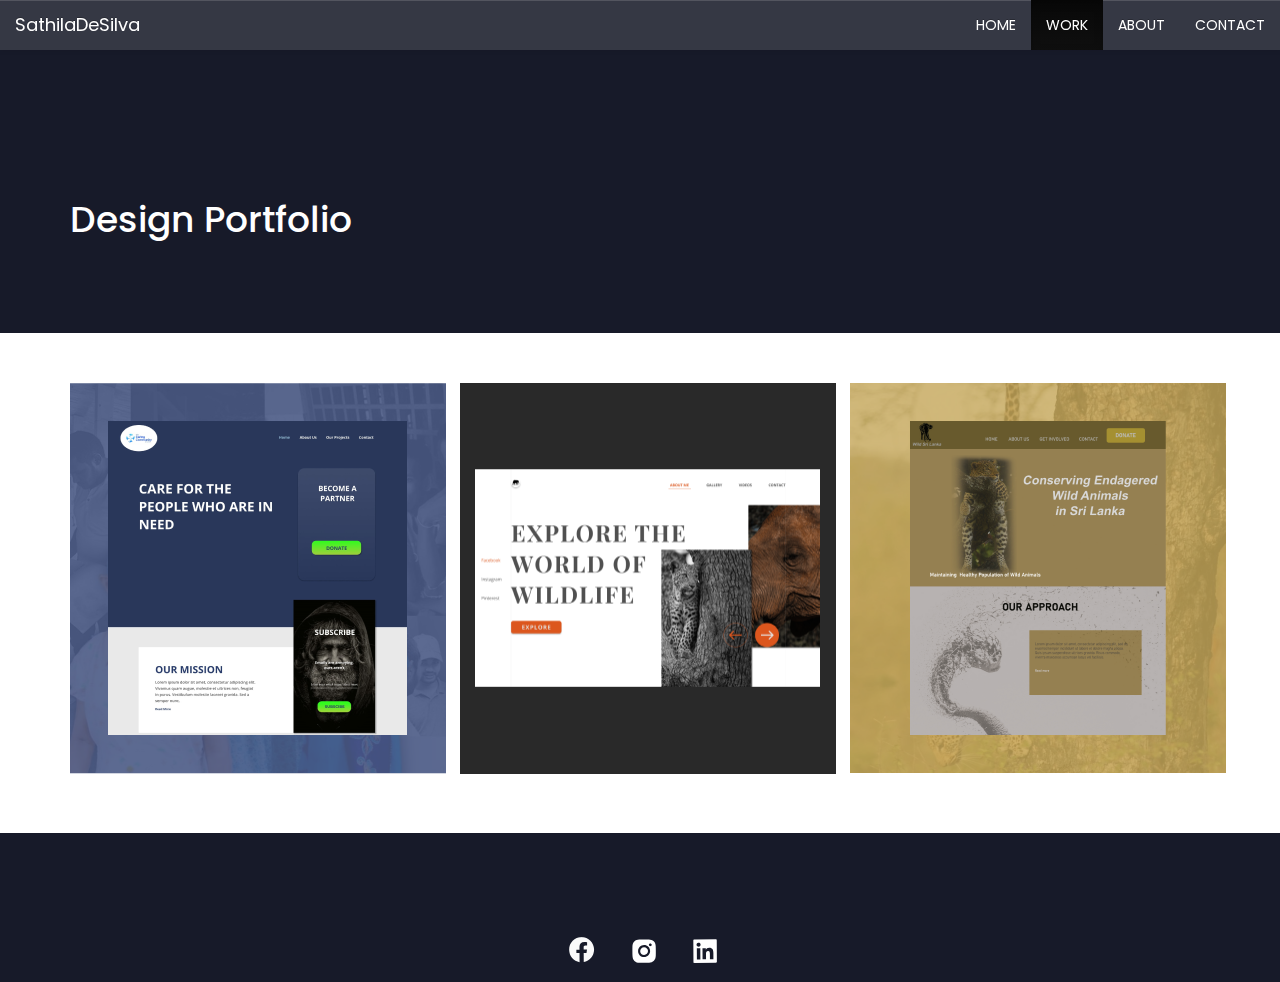
<file: design.html>
<!DOCTYPE html>
<html lang="en">
<head>
    <meta charset="UTF-8">
    <meta http-equiv="X-UA-Compatible" content="IE=edge">
    <meta name="viewport" content="width=device-width, initial-scale=1.0">
    <title>Design - Sathila De Silva</title>
    <link rel="icon" href="favicon.ico">
    <link rel="preconnect" href="https://fonts.googleapis.com">
    <link rel="preconnect" href="https://fonts.gstatic.com" crossorigin>
    <link href="https://fonts.googleapis.com/css2?family=Poppins:wght@600;700&display=swap" rel="stylesheet">
  
    <!-- Bootstrap -->
    <link rel="stylesheet" href="https://stackpath.bootstrapcdn.com/bootstrap/3.4.1/css/bootstrap.min.css" integrity="sha384-HSMxcRTRxnN+Bdg0JdbxYKrThecOKuH5zCYotlSAcp1+c8xmyTe9GYg1l9a69psu" crossorigin="anonymous">
    <link href="bootstrap-3.4.1-dist/css/bootstrap-theme.min.css" rel="stylesheet">
    <link href="styles.css" rel="stylesheet">
</head>
<body id="designPage">
    <nav class="navbar navbar-default navbar-fixed-top navbar-inverse" id="navbar">
        <div class="container-fluid">
            <div class="navbar-header">
                <button type="button" class="navbar-toggle collapsed" data-toggle="collapse" data-target="#navbar-collapse">
                    <span class="sr-only">Toggle Navigation</span>
                    <span class="icon-bar"></span>
                    <span class="icon-bar"></span>
                    <span class="icon-bar"></span>
                </button>
                <a class="navbar-brand" href="index.html">SathilaDeSilva</a>
            </div><!--end navbar-header-->

            <div class="collapse navbar-collapse" id="navbar-collapse">
                <ul class="nav navbar-nav navbar-right">
                    <li><a href="index.html">HOME</a></li>
                    <li class="active"><a href="design.html">WORK</a></li>
                    <li><a href="about.html">ABOUT</a></li>
                    <li><a href="contact.html">CONTACT</a></li>
                </ul>
            </div>
        </div><!--end container-->
    </nav><!--end navbar-->

    <section id="body1">
        <div class="container">
            <div class="row">
                <div class="col-sm-6">
                    <h1>Design Portfolio</h1>
                </div>
            </div>
        </div><!--end container--> 
    </section><!--end body1-->
    
    <section id="imgContainer">
        <div class="container">
            <div class="row">
                <div class="col-sm-4">
                    <a href="caring.html"><img src="img/ccDesign.png" alt="Caring Community Design" class="design1"></a>
                    
                </div>
                <div class="col-sm-4">
                    <a href="photography.html"><img src="img/NEW portfolio wildlife.png" width="376" height="391" alt="Wildlife Design"></a>
                </div>
                <div class="col-sm-4">
                    <a href="wildlifeConservation.html"><img src="img/wildlife.png" alt="Conservation Design"></a>
                </div>
                
            </div>
        </div>
    </section><!--end imgContainer-->
    
    <footer>
        <ul id="socialDesign">
            <li>
                <a href="https://www.facebook.com/sathila.desilva/"><img src="img/facebook.svg" alt="facebook"></a>
            </li>
            <li>
                <a href="https://www.instagram.com/sathila97/?hl=en"><img src="img/instagram.svg" alt="instagram"></a>
            </li>
            <li>
                <a href="https://www.linkedin.com/in/sathila-de-silva/"><img src="img/linkedin.svg" alt="linkedin"></a>
            </li>
        </ul>
    </footer>

    <!-- jQuery (necessary for Bootstrap's JavaScript plugins) -->
    <script src="https://code.jquery.com/jquery-1.12.4.min.js" integrity="sha384-nvAa0+6Qg9clwYCGGPpDQLVpLNn0fRaROjHqs13t4Ggj3Ez50XnGQqc/r8MhnRDZ" crossorigin="anonymous"></script>
    <!-- Include all compiled plugins (below), or include individual files as needed -->
    <script src="https://stackpath.bootstrapcdn.com/bootstrap/3.4.1/js/bootstrap.min.js" integrity="sha384-aJ21OjlMXNL5UyIl/XNwTMqvzeRMZH2w8c5cRVpzpU8Y5bApTppSuUkhZXN0VxHd" crossorigin="anonymous"></script>
</body>
</html>
</file>
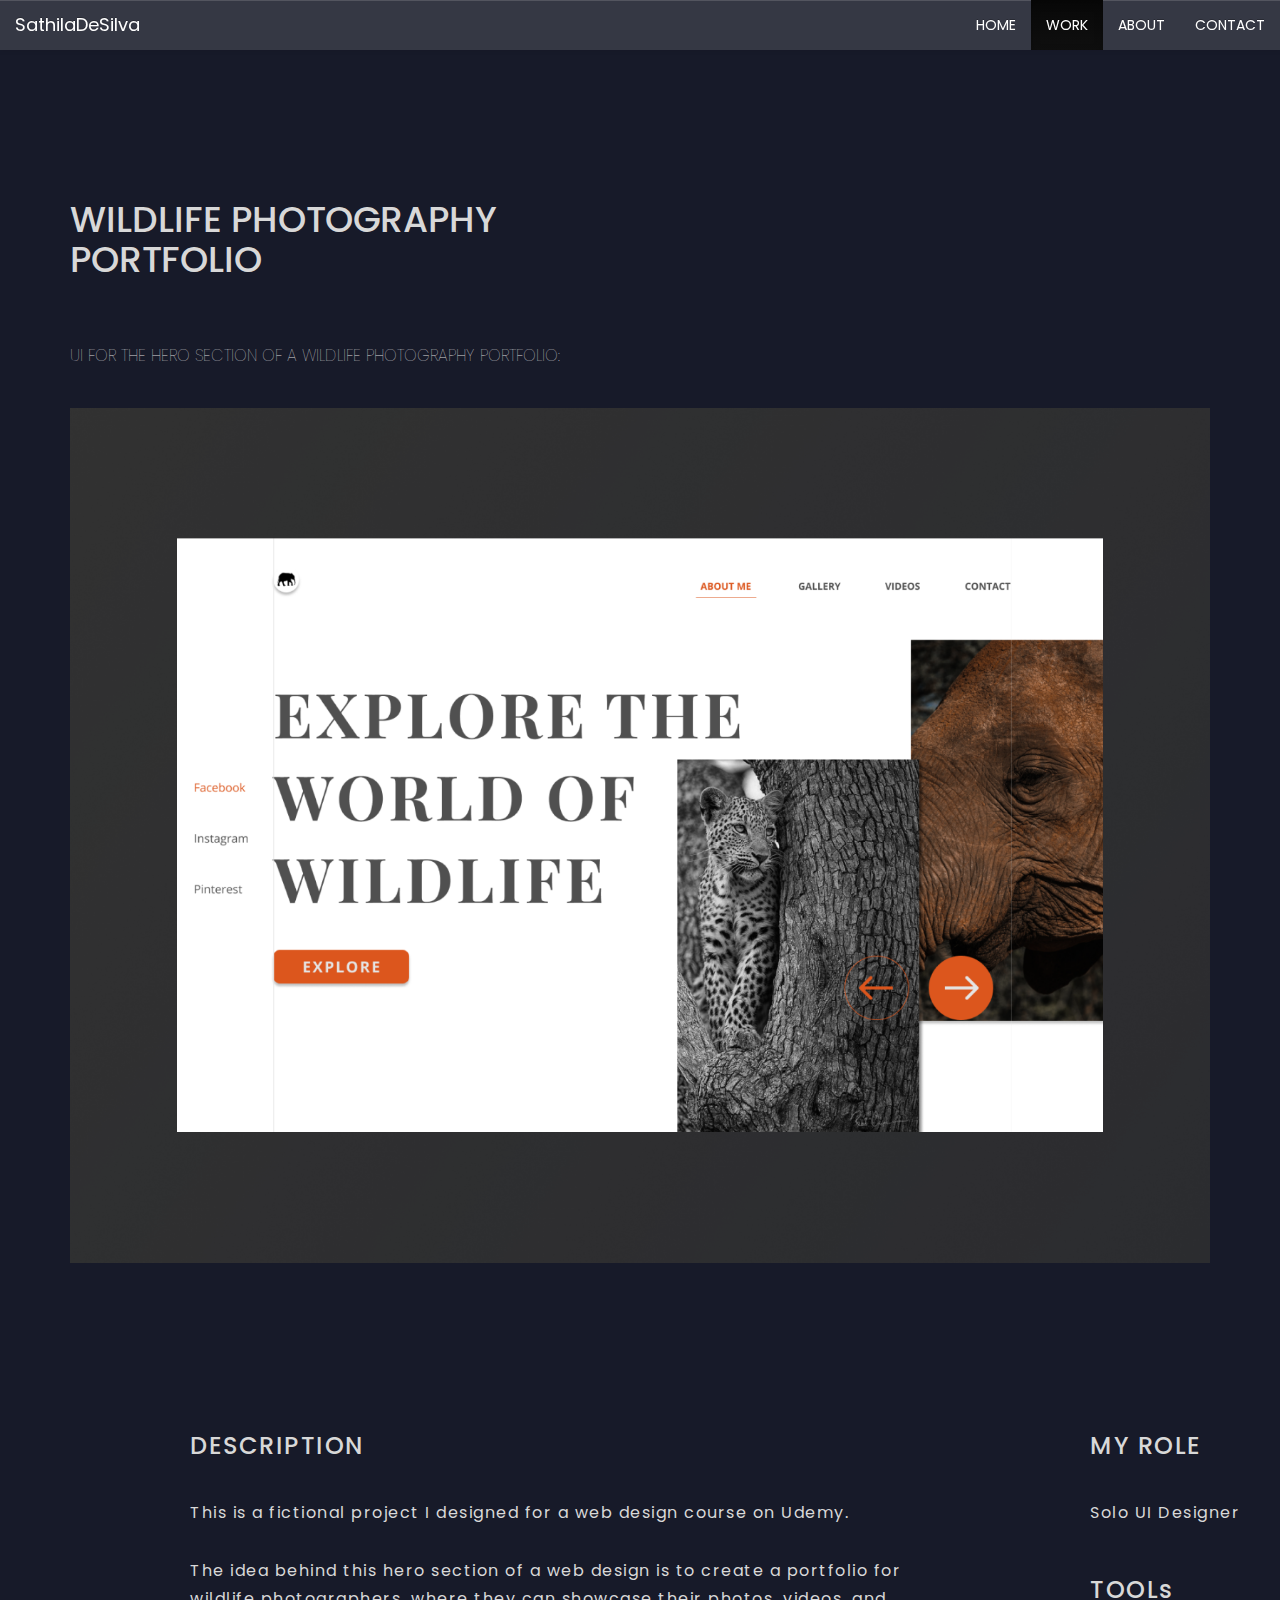
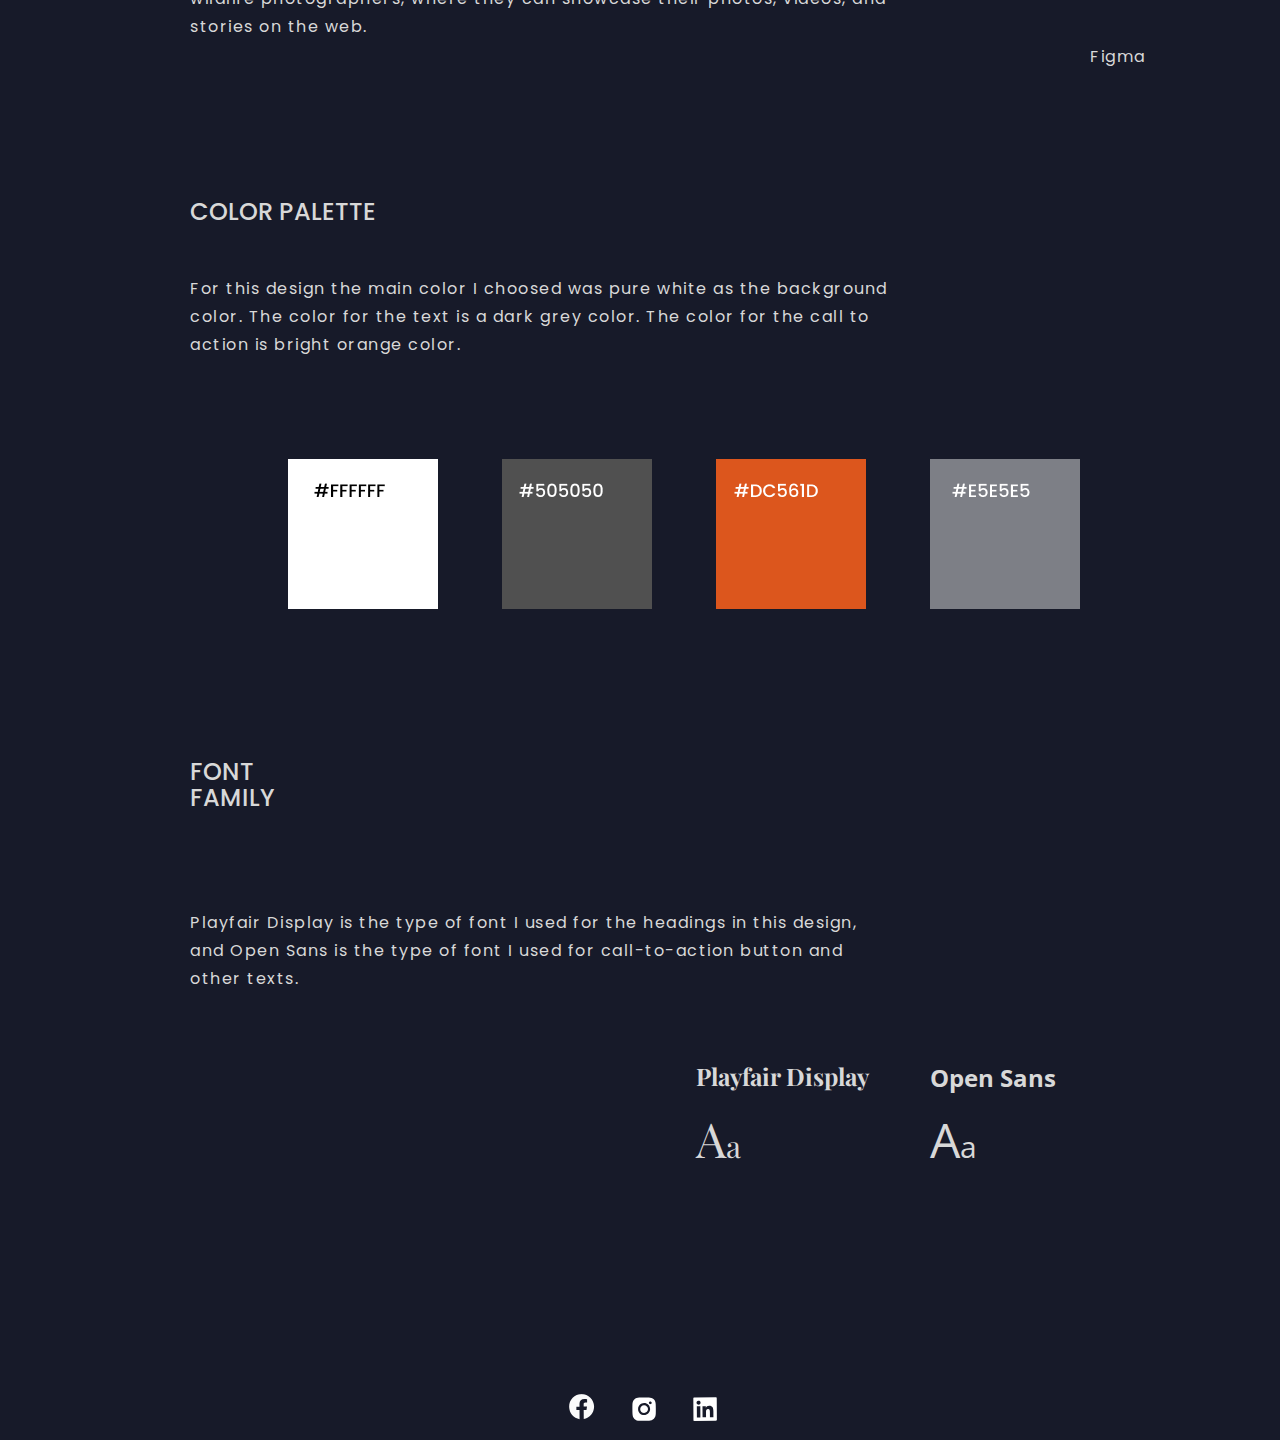
<file: photography.html>
<!DOCTYPE html>
<html lang="en">
<head>
    <meta charset="UTF-8">
    <meta http-equiv="X-UA-Compatible" content="IE=edge">
    <meta name="viewport" content="width=device-width, initial-scale=1.0">
    <title>Design - Sathila De Silva</title>
    <link rel="icon" href="favicon.ico">

    <link rel="preconnect" href="https://fonts.googleapis.com">
    <link rel="preconnect" href="https://fonts.gstatic.com" crossorigin>
    <link href="https://fonts.googleapis.com/css2?family=Poppins:wght@600;700&display=swap" rel="stylesheet">
    <link href="https://fonts.googleapis.com/css2?family=Open+Sans:wght@400;700&family=Playfair+Display:wght@400;700&display=swap" rel="stylesheet">
  
    <!-- Bootstrap -->
    <link rel="stylesheet" href="https://stackpath.bootstrapcdn.com/bootstrap/3.4.1/css/bootstrap.min.css" integrity="sha384-HSMxcRTRxnN+Bdg0JdbxYKrThecOKuH5zCYotlSAcp1+c8xmyTe9GYg1l9a69psu" crossorigin="anonymous">
    <link href="bootstrap-3.4.1-dist/css/bootstrap-theme.min.css" rel="stylesheet">
    <link href="styles.css" rel="stylesheet">
</head>
<body>

    <nav class="navbar navbar-default navbar-fixed-top navbar-inverse" id="navbar">
        <div class="container-fluid">
            <div class="navbar-header">
                <button type="button" class="navbar-toggle collapsed" data-toggle="collapse" data-target="#navbar-collapse">
                    <span class="sr-only">Toggle Navigation</span>
                    <span class="icon-bar"></span>
                    <span class="icon-bar"></span>
                    <span class="icon-bar"></span>
                </button>
                <a class="navbar-brand" href="index.html">SathilaDeSilva</a>
            </div><!--end navbar-header-->

            <div class="collapse navbar-collapse" id="navbar-collapse">
                <ul class="nav navbar-nav navbar-right">
                    <li><a href="index.html">HOME</a></li>
                    <li class="active"><a href="design.html">WORK</a></li>
                    <li><a href="about.html">ABOUT</a></li>
                    <li><a href="contact.html">CONTACT</a></li>
                </ul>
            </div>
        </div><!--end container-->
    </nav><!--end navbar-->

    <section id="headingD">
        <div class="container">
            <div class="row">
                <div class="col-xs-6">
                    <h1>WILDLIFE PHOTOGRAPHY PORTFOLIO</h1>
                    <p>UI FOR THE HERO SECTION OF A WILDLIFE PHOTOGRAPHY PORTFOLIO:</p>
                </div>
            </div>
        </div><!--end container-->        
    </section>

    <div id="photoBigP">
        <img src="img/NEW wildlife photography.png" width="1140" alt="Caring Community Project">
    </div>

    <section id="photography">

        <div class="overview">
            <h3>DESCRIPTION</h3>               
            <p>This is a fictional project I designed for a web design course on Udemy.</p><br>
            <p>The idea behind this hero section of a web design is to create a portfolio for wildlife photographers, where they can showcase their photos, videos, and stories on the web.</p>
            <br>
        </div>

        <div class="side_infoPortfolio">
            <div class="sideinforTop">  
                <h3 class="sideHeading">MY ROLE</h3>
                <p>Solo UI Designer</p>
            </div>
            <div>
                <h3 class="sideHeading">TOOLs</h3>
                <p>Figma</p>                
            </div>
        </div>
    </section>

    <div id="palette_portfolio">
        <h3>COLOR PALETTE</h3>
        <p>For this design the main color I choosed was pure white as the background color. The color for the text is a dark grey color. The color for the call to action is bright orange color.</p>
        
        <img src="img/NEW color palette wildlife.png" alt="Color-palette">
    </div>

    <div id="font_portfolio">
            <h3>FONT FAMILY</h3>
            <p>Playfair Display is the type of font I used for the headings in this design, and Open Sans is the type of font I used for call-to-action button and other texts.</p>
    </div> 

    <div class="fontStyles">
        <div class="playfair">
            <h3>Playfair Display</h3>
            <p><span style="font-size: 48px;" >A</span>a</p>
        </div>

        <div class="openSans">
            <h3>Open Sans</h3>
            <p><span style="font-size: 48px;" >A</span>a</p>
        </div>
    </div>
    <!-- </div> -->


    <footer>
        <ul class="socialphoto">
            <li>
                <a href="https://www.facebook.com/sathila.desilva/"><img src="img/facebook.svg" alt="facebook"></a>
            </li>
            <li>
                <a href="https://www.instagram.com/sathila97/?hl=en"><img src="img/instagram.svg" alt="instagram"></a>
            </li>
            <li>
                <a href="https://www.linkedin.com/in/sathila-de-silva/"><img src="img/linkedin.svg" alt="linkedin"></a>
            </li>
        </ul>
    </footer>



    <!-- jQuery (necessary for Bootstrap's JavaScript plugins) -->
    <script src="https://code.jquery.com/jquery-1.12.4.min.js" integrity="sha384-nvAa0+6Qg9clwYCGGPpDQLVpLNn0fRaROjHqs13t4Ggj3Ez50XnGQqc/r8MhnRDZ" crossorigin="anonymous"></script>
    <!-- Include all compiled plugins (below), or include individual files as needed -->
    <script src="https://stackpath.bootstrapcdn.com/bootstrap/3.4.1/js/bootstrap.min.js" integrity="sha384-aJ21OjlMXNL5UyIl/XNwTMqvzeRMZH2w8c5cRVpzpU8Y5bApTppSuUkhZXN0VxHd" crossorigin="anonymous"></script> 
    
</body>
</html>
</file>
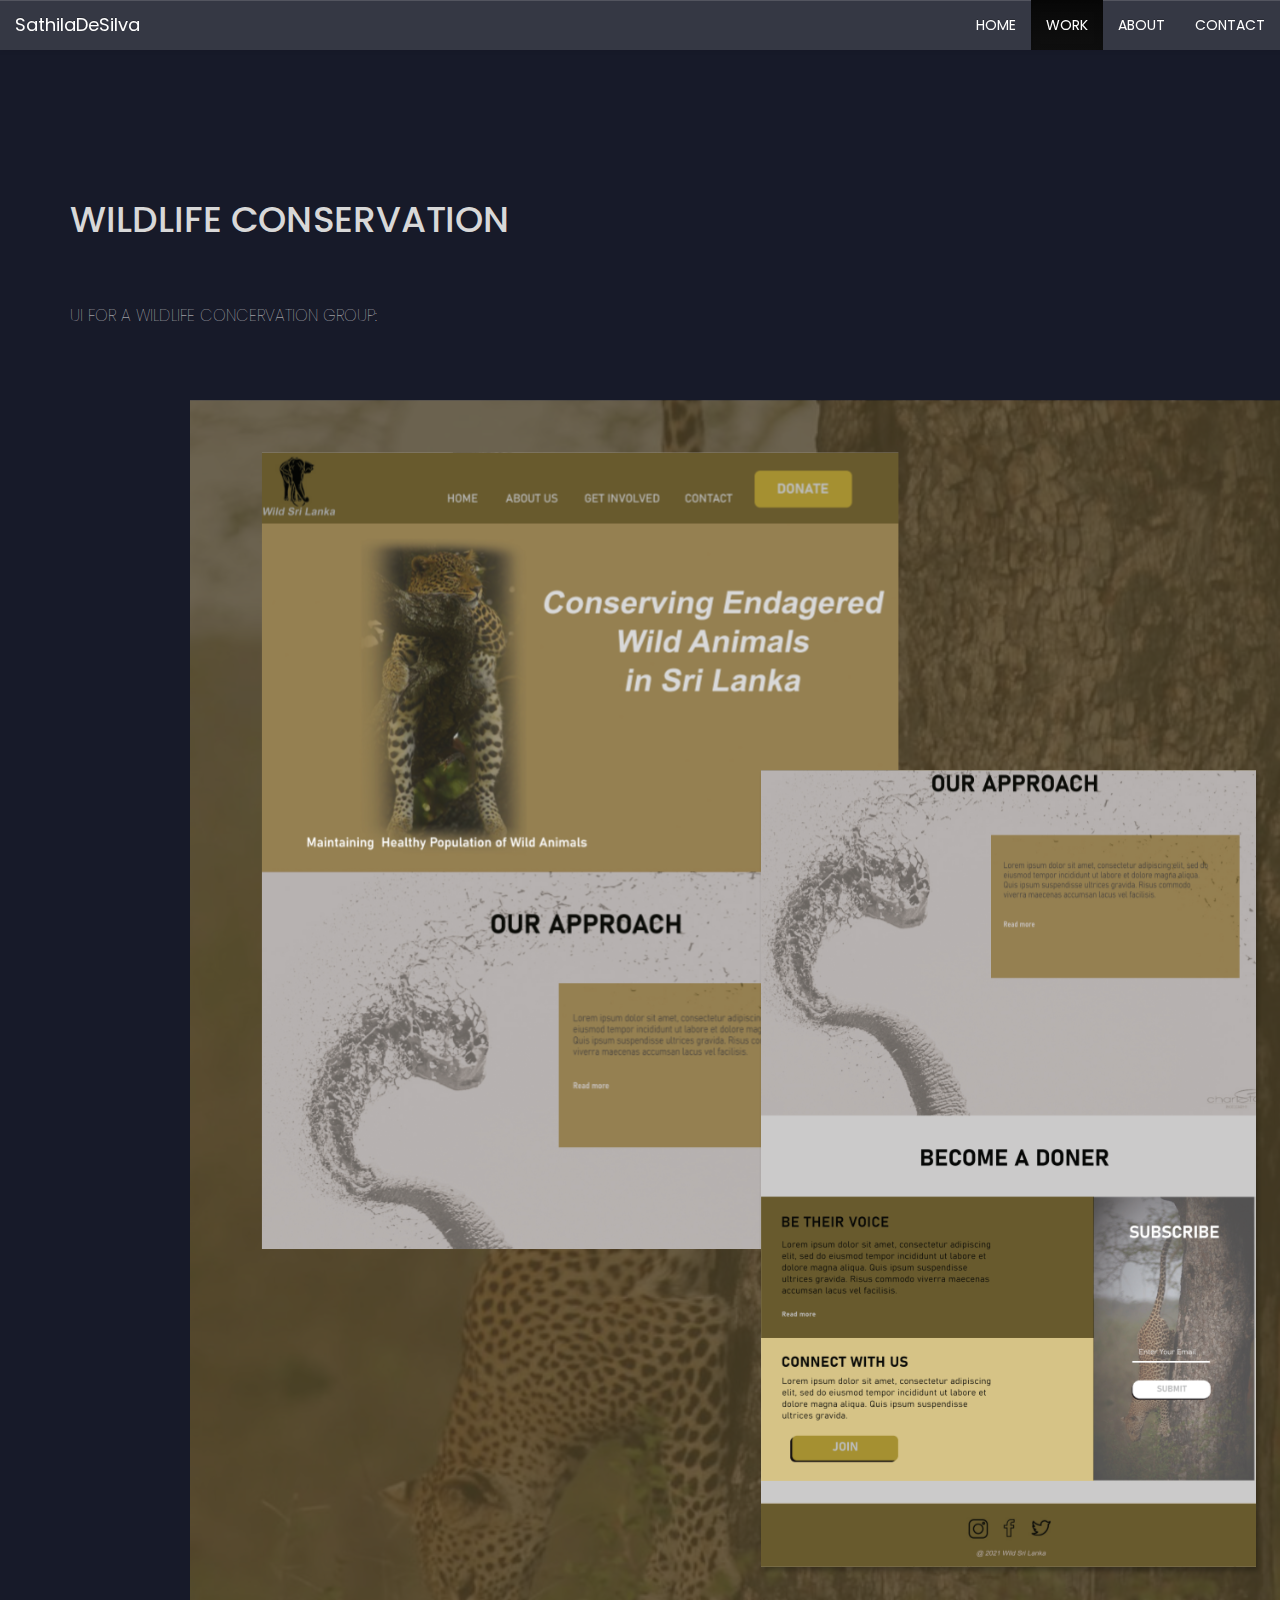
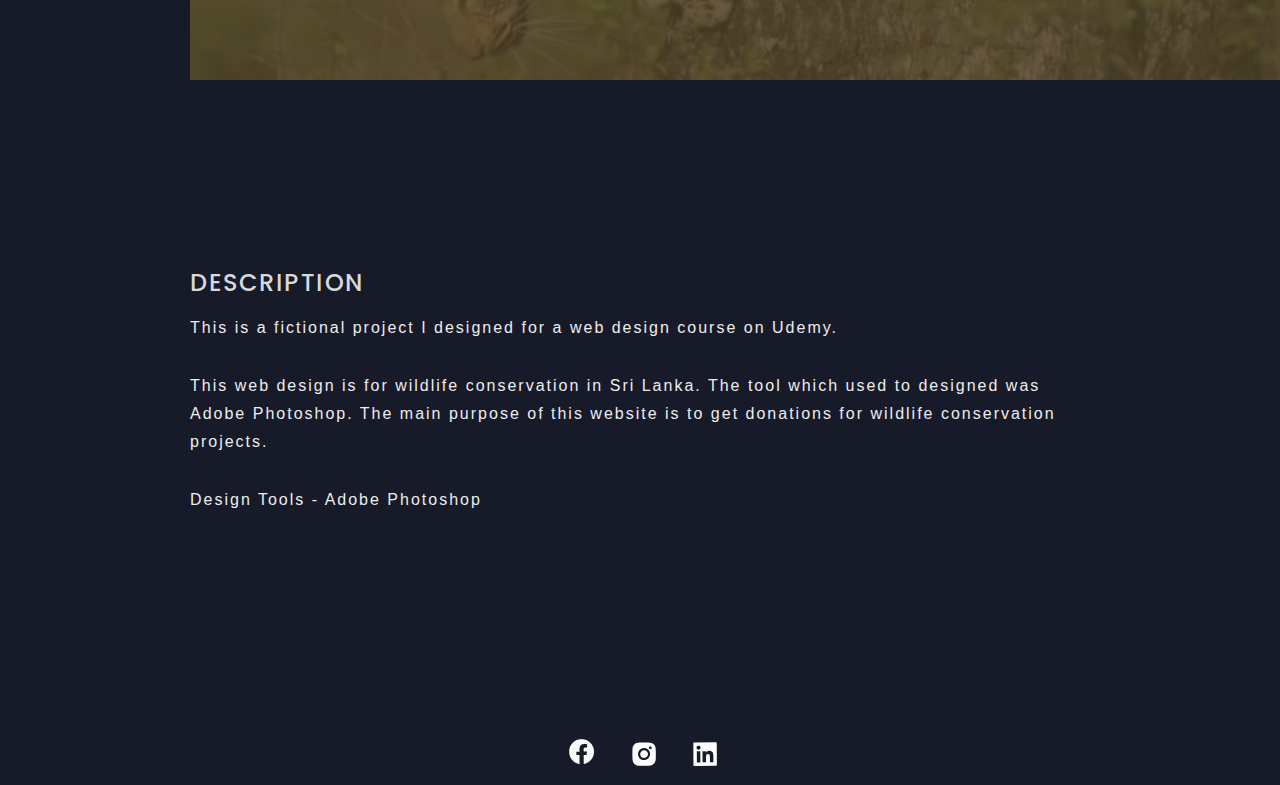
<file: wildlifeConservation.html>
<!DOCTYPE html>
<html lang="en">
<head>
    <meta charset="UTF-8">
    <meta http-equiv="X-UA-Compatible" content="IE=edge">
    <meta name="viewport" content="width=device-width, initial-scale=1.0">
    <title>Design - Sathila De Silva</title>
    <link rel="icon" href="favicon.ico">

    <link rel="preconnect" href="https://fonts.googleapis.com">
    <link rel="preconnect" href="https://fonts.gstatic.com" crossorigin>
    <link href="https://fonts.googleapis.com/css2?family=Poppins:wght@600;700&display=swap" rel="stylesheet">
  
    <!-- Bootstrap -->
    <link rel="stylesheet" href="https://stackpath.bootstrapcdn.com/bootstrap/3.4.1/css/bootstrap.min.css" integrity="sha384-HSMxcRTRxnN+Bdg0JdbxYKrThecOKuH5zCYotlSAcp1+c8xmyTe9GYg1l9a69psu" crossorigin="anonymous">
    <link href="bootstrap-3.4.1-dist/css/bootstrap-theme.min.css" rel="stylesheet">
    <link href="styles.css" rel="stylesheet">
</head>
<body>

    <nav class="navbar navbar-default navbar-fixed-top navbar-inverse" id="navbar">
        <div class="container-fluid">
            <div class="navbar-header">
                <button type="button" class="navbar-toggle collapsed" data-toggle="collapse" data-target="#navbar-collapse">
                    <span class="sr-only">Toggle Navigation</span>
                    <span class="icon-bar"></span>
                    <span class="icon-bar"></span>
                    <span class="icon-bar"></span>
                </button>
                <a class="navbar-brand" href="index.html">SathilaDeSilva</a>
            </div><!--end navbar-header-->

            <div class="collapse navbar-collapse" id="navbar-collapse">
                <ul class="nav navbar-nav navbar-right">
                    <li><a href="index.html">HOME</a></li>
                    <li class="active"><a href="design.html">WORK</a></li>
                    <li><a href="about.html">ABOUT</a></li>
                    <li><a href="contact.html">CONTACT</a></li>
                </ul>
            </div>
        </div><!--end container-->
    </nav><!--end navbar-->

    <section id="headingD">
        <div class="container">
            <div class="row">
                <div class="col-xs-6">
                    <h1>WILDLIFE CONSERVATION</h1>
                    <p>UI FOR A WILDLIFE CONCERVATION GROUP:</p>
                </div>
            </div>
        </div><!--end container-->        
    </section>

    <div id="photoBig">
        <img src="img/WildlifeDesign.svg" alt="Caring Community Project">
    </div>

    <section id="description">    
        <h3>DESCRIPTION</h3>
                
        <p>This is a fictional project I designed for a web design course on Udemy.</p><br>
        <p>This web design is for wildlife conservation in Sri Lanka. The tool which used to designed was Adobe Photoshop. The main purpose of this website is to get donations for wildlife conservation projects.</p>
        <br>
        <p>Design Tools - Adobe Photoshop</p> 
    </section>

    

    <footer>
        <ul class="socialWildlife">
            <li>
                <a href="https://www.facebook.com/sathila.desilva/"><img src="img/facebook.svg" alt="facebook"></a>
            </li>
            <li>
                <a href="https://www.instagram.com/sathila97/?hl=en"><img src="img/instagram.svg" alt="instagram"></a>
            </li>
            <li>
                <a href="https://www.linkedin.com/in/sathila-de-silva/"><img src="img/linkedin.svg" alt="linkedin"></a>
            </li>
        </ul>
    </footer>

    <!-- jQuery (necessary for Bootstrap's JavaScript plugins) -->
    <script src="https://code.jquery.com/jquery-1.12.4.min.js" integrity="sha384-nvAa0+6Qg9clwYCGGPpDQLVpLNn0fRaROjHqs13t4Ggj3Ez50XnGQqc/r8MhnRDZ" crossorigin="anonymous"></script>
    <!-- Include all compiled plugins (below), or include individual files as needed -->
    <script src="https://stackpath.bootstrapcdn.com/bootstrap/3.4.1/js/bootstrap.min.js" integrity="sha384-aJ21OjlMXNL5UyIl/XNwTMqvzeRMZH2w8c5cRVpzpU8Y5bApTppSuUkhZXN0VxHd" crossorigin="anonymous"></script>
    
</body>
</html>
</file>
<file: styles.css>
html body {
    max-width: 100% !important;
    overflow-x: hidden !important;
    background: #171a29;
    font-family: 'Poppins', sans-serif; 
    color: #d8d8d8;   
}

nav {

    background: rgba(196, 196, 196, 0.18) !important;
    font-family: 'Poppins', sans-serif;
    border: none !important;
}

nav a {
    color: white !important;
}

/**BODY**/
#body {
    box-sizing: border-box;
    margin-top: 200px;
    color: white;
    padding: 10px;
    padding-bottom: 100%;
    
}

#body h1 {
    font-family: sans-serif;
    /*color: #d27d78;*/
    font-size: 78px;
    font-style: normal;
    font-weight: bold;
    margin-top: 0;
    padding-bottom: 30px;
    padding-top: 0;
    line-height: 80px;
    letter-spacing: 5px;
    left: 0;
}


.para1 {
    font-size: 16px;
    margin-top: 80px;
    letter-spacing: 1px;
    padding-bottom: 5px;
    font-family: sans-serif;
    font-weight: bold;
    

}

.para2 {
    padding-bottom: 30px;
    font-size: 20px;
    letter-spacing: 2px;
    line-height: 30px;
    font-family: sans-serif;
    color: #EDEDED;
    
    font-weight: 540;
    

}

/**BODY BUTTON**/
#body a {
    font-weight: lighter;
    font-size: 24px;
    letter-spacing: 2px;
    color: #010311;
    transition: 0.5s;
}

#body #btn1 {

    position: absolute;
    border: none;
    left: 13px;
    height: 50px;
    width: 213px;
    /*background: linear-gradient(180deg, #5552ED 0%, #8D31C5 100%);*/
    background: #575BAA;
}

#body #btn2 {
    visibility: hidden;
    position: absolute;
   
    left: 300px ;
    width: 213px;
    height: 50px;
    
    background: #b63f3f;
}

#body a:hover {
    letter-spacing: 4px;
      
}



/**PORTFOLIO DESIGNS**/
#portfolio {
    
    position: absolute;
    color: #010311;
    width: 100%;
    height: 1850px;
    left: 0px;
    top: 900px;

    background: #d8d8d8;
}

#portfolio h2 {
    font-size: 48px;
    font-weight: bold;
    text-align: center;
    margin-top: 60px;
    padding: 20px;
}

#portfolio h2 a {
    text-decoration: none;
    color: #010311;
}

#img1 {
    margin-top: 100px;
    margin-left: 190px;
}

/* caring community section */
.caring_description {
    position: absolute;
    height: 403px;
    width: 610px;
    background-color: #BAD4F3;
    left: 726px;
    top: 253px;
    color: #514F4F;
    
}

.caring_description h1 {
    margin-top: 80px;
    padding-bottom: 20px;
    color: #010311;
}

.caring_description p{
    padding: 10px 0 20px 0;
}

.caring {
    top: 50px;
    margin-left: 50px;
}

.caring_description a{
    text-decoration: none;
    color: #526485;
    letter-spacing: 4px;
}

/* wildlife photography portfolio section */

#img2 {
    margin-left: 190px;
    margin-top: 130px;
} 

.photography_description {
    position: absolute;
    height: 403px;
    width: 600px;
    background-color: #ccc;
    left: 724px;
    top: 785px;
    color: #514F4F; 
    
}

.photography_description h1 {
    padding-bottom: 20px;
    margin-top: 90px;
    color: #010311;
}

.photography_description p{
    padding: 10px 0 20px 0;
    width: 500px;
}


.photography_description a{
    text-decoration: none;
    color: #526485;
    letter-spacing: 4px;
    
}

/* coservation section */

#img3 {
    margin-left: 190px;
    margin-top: 130px;
} 

.conservation_description {
    position: absolute;
    height: 403px;
    width: 600px;
    background-color: #FFE299;
    left: 724px;
    top: 1317px;
    color: #514F4F; 
    
}

.conservation_description h1 {
    padding-bottom: 20px;
    margin-top: 90px;
    color: #010311;
}

.conservation_description p{
    padding: 10px 0 20px 0;
    width: 500px;
}


.conservation_description a{
    text-decoration: none;
    color: #526485;
    letter-spacing: 4px;
    
}


#portfolio a {
    
    transition: 0.2s;
}

#portfolio a:hover {
    color: #010311;
    
}

/**ABOUT SECTION**/

#about {
    position: absolute;
    top: 2820px;
    color: white;
    width: 1519px;
    padding-bottom: 0px;    
}

#about h2{
    text-align: center;
    font-size: 48px;
    padding-bottom: 100px;
}

#about a {
    text-decoration: none;
    color: white;
    transition: 0.6s;
}



#about img {
    
    width: 308px;
    height: 308px;
    
}

#about hr {
    border-top: 4px solid #B63F3F;
    padding-bottom: 10px;
}

#about p {
    line-height: 33px;
    letter-spacing: 2px;
    
}

#about .space {
    letter-spacing: 2px;
}

#about p a {
    font-size: 20px;
    font-weight: bold;
    color: #B63F3F;
    transition: 0.5s;
    cursor: pointer;
}

#about p a:hover {
    font-size: 25px;
}


/**SOCIAL MEDIA ICONS**/
.social {
    position: relative;
    
    display: flex;  
    justify-content: center; 
    align-items: center;
    margin-top: 1500px;
    
}

.social li {
    list-style: none; 
}

.social li a {
    display: inline-flex;
    margin-right: 30px;
    transition: 0.6s;   
}

.social li a:hover {
    transform:  translateY(-15px);
}


/**DESIGN PAGEEEEE**/
#body1 {
    box-sizing: border-box;
}

#body1 h1 {
    color: white;
    margin-top: 200px;
    padding-bottom: 15%;
}



#imgContainer {
    position: relative;
    width: 100%;
    height: 500px;
    background: #FFFFFF;
    padding-bottom: 30px;
    padding-top: 50px;
    transition: 0.9s;
}

#imgContainer a:hover {
    filter: opacity(0.5);
}    

#socialDesign {

    position: relative;
        
    display: flex;  
    justify-content: center; 
    align-items: center;
    padding-top: 8%;       
}
    
#socialDesign li {
    list-style: none; 
}
    
#socialDesign li a {
    display: inline-flex;
    margin-right: 30px; 
    transition: 0.6s;  
}  

#socialDesign li a:hover {
    transform: translateY(-15px);
}


/**CARING COMMUNITY DESIGN**/


#headingD h1 {
    margin-top: 200px;
    padding-bottom: 10%;
}

#headingD p {
    font-size: 16px;
    font-weight: lighter;
   
}


#photoBig {
    position: absolute;
    width: 1140px;
    left: 190px;
    top: 400px;  
}

#description {
    position: absolute;
    height: 496px;
    top: 1850px; 
    left: 190px;
}

#description h3 { 
    font-style: normal;
    padding-bottom: 8px;
    letter-spacing: 1.5px;
}

#description p {
    letter-spacing: 2px;
    line-height: 28px; 
    font-size: 16px; 
    padding-right: 180px;
    font-weight: normal;  
    font-family: sans-serif;
    color: #EDEDED;
}

#description strong {
    font-size: 18px;
    color: white;
}

.overview {
    width: 900px;
} 

.side_info {
    position: absolute;
    left: 900px;
    top: 0;
    width: 500px;
}

.sideinforTop {
    padding-bottom: 40px;
}


#userFlow {
    position: relative;
    top: 1900px;
    left: 190px;
    padding-top: 20px; 
}

#userFlow {
    letter-spacing: 1.5px;
}

#userFlow img {
    position: relative;
    right: 120px;
    padding-bottom: 60px;
}


#palette {
    position: relative;
    top: 1900px;
}

#palette h3 {
    position: relative;
    left: 190px;
    padding-bottom: 65px;
    letter-spacing: 1px;
}

#palette img {
    position: relative;
    left: 190px;
}


#allPages {
    position: relative;
    top: 2100px;
}

#allPages h3 {
    position: relative;
    left: 190px;
    padding-bottom: 65px;
    letter-spacing: 1px;
}

#allPages img {
    position: relative;
    left: 175px;
    width: 1200px;
}

.rectangleBlue {
    position: absolute;
    width: 1200px;
    height: 778px;
    top: 60px;
    left: 175px;
    border-radius: 20px;

    background: linear-gradient(108.27deg, rgba(22, 40, 105, 0.198) 1.38%, rgba(184, 189, 207, 0.1298) 100%);
}

.socialCaring {
    position: relative;
    display: flex;
    justify-content: center;
    align-items: center;
    margin-top: 2600px;
}

.socialCaring li {
    list-style: none;
}

.socialCaring li a {
    display: inline-flex;
    margin-right: 30px;
    transition: 0.6s;
}

.socialCaring li a:hover {
    transform: translateY(-15px);
}

/**Wildlife Conservation Design**/

#headingWC {
    margin-top: 250px;
    padding-bottom: 10%;
}

#headingWC p {
    font-size: 16px;
    font-weight: lighter;
}

.socialWildlife {
    position: relative;
    display: flex;
    justify-content: center;
    align-items: center;
    margin-top: 2000px;
}

.socialWildlife li {
    list-style: none;
}

.socialWildlife li a{
    display: inline-flex;
    margin-right: 30px;
    transition: 0.6s;
}

.socialWildlife li a:hover {
    transform: translateY(-15px);
}

/**Photography portfolio**/

#photoBigP {
    text-align: center;
    margin-top: 30px;
}
/* description */
#photography {
    position: relative;
    height: 496px;
    top: 150px; 
    left: 190px;
    width: 1360px;
}

#photography h3 { 
    font-style: normal;
    padding-bottom: 30px;
    letter-spacing: 1.5px;
}

#photography p {
    letter-spacing: 1.5px;
    line-height: 28px; 
    font-size: 16px; 
    padding-right: 180px;
    font-weight: normal;   
}

.side_infoPortfolio {
    position: absolute;
    left: 900px;
    top: 0;
    width: 500px;
}

.side_infoPortfolio p {
    font-weight: 700px;
}

.sideHeading {
    margin-top: 0;
}

/* palette */
#palette_portfolio {
    position: relative;
    left: 190px;
}

#palette_portfolio h3{
    margin-bottom: 50px;
}

#palette_portfolio p {
    font-size: 16px;
    letter-spacing: 1.5px;
    line-height: 28px;
    font-weight: normal;
    width: 720px;
    margin-bottom: 100px;
}

#palette_portfolio img {
    float: right;
    margin-right: 390px;
}

/* font */
#font_portfolio {
    position: relative;
    left: 190px;
    top: 300px;
}

#font_portfolio h3 {
    position: relative;
    margin-bottom: 0px;
} 


#font_portfolio p {
    font-size: 16px;
    letter-spacing: 1.5px;
    line-height: 28px;
    font-weight: normal;
    margin-bottom: 50px;
    display: flex;
    width: 700px !important;
}  

.fontStyles {
    margin-top: 300px;
    float: right;
    margin-right: 150px;

}

.playfair {
    font-family: 'Playfair Display', serif;
    display: inline-block;
    width: 200px;
    margin-right: 30px;
}

.openSans {
    font-family: 'Open Sans', sans-serif;
    display: inline-block;
    width: 200px;
}

.playfair h3{
    margin-bottom: 15px;
    font-weight: bold;
}

.openSans h3{
    margin-bottom: 15px;
    font-weight: bold;
}

.playfair p{
    font-size: 30px;
}


.openSans p{
    font-size: 30px;
}

.socialphoto {
    position: relative;
    display: flex;
    justify-content: center;
    align-items: center;
    margin-top: 700px;
}

.socialphoto li {
    list-style: none;
}

.socialphoto li a{
    display: inline-flex;
    margin-right: 30px;
    transition: 0.6s;
}

.socialphoto li a:hover {
    transform: translateY(-15px);
}


/**about page**/

#headingA h1{
    line-height: 80px;
    margin-top: 200px;
    font-size: 44px;
}

.rectangle img {
    width: 550px;
    
    float: right;
    margin: 100px 0 0;
    border-top: solid 50px #232325; 
    border-bottom: solid 50px #232325;
    border-left: solid 60px #373738;

}

#aboutMe {
    position: relative;
    top: 150px;
    padding-bottom: 50px;  
}

#aboutMe p {
    line-height: 35px;
    letter-spacing: 1.5px;
    font-weight: normal; 
    font-size: 16px;
}

#aboutMe p a {
    font-size: 20px;
    font-weight: bold;
    color: #B63F3F;
    transition: 0.5s;
    cursor: pointer;
}

#aboutMe p a:hover {
    text-decoration: none;
    font-size: 25px;
}

#aboutMe hr {
    border-top: 4px solid #B63F3F;
    padding-bottom: 10px;
    width: 50%;
    margin-left: 0;
    margin-top: 0;
}


.socialAbout {
    position: relative;
    display: flex;
    justify-content: center;
    align-items: center;
    margin-top: 340px;
}

.socialAbout li {
    list-style: none;
}

.socialAbout li a{
    display: inline-flex;
    margin-right: 30px;
    transition: 0.6s;
}

.socialAbout li a:hover {
    transform: translateY(-15px);
    
}

/**contact**/

#reachOut {
    position: absolute;
    margin-top: 200px;
    margin-left: 150px;
    font-size: 64px;
    width: 528px;
    height: 267px;
    
}

#glass {
    position: absolute;
    width: 398px;
    height: 464px;
    left: 880px;
    top: 200px;
    

    /**background: linear-gradient( rgba(255, 255, 255, 0.1) 1%, rgba(255, 255, 255, 0) 90%);
    /**border:  solid #FFFFFF;**/
    box-shadow: inset 3px 3px 10px rgba(255, 255, 255, 0.1);
    backdrop-filter: blur(30px);
    border-radius: 20px;
}



#glass li {
    list-style: none;
    
}

#glass li a {
    color: #FFFFFF;
    font-weight: bold;
    font-size: 18px;
    text-decoration: none;
    transition: 0.4s;
}

#glass li a:hover {
    color: #B63F3F;
}


.elipse1 {
    position: relative;
    left: 800px;
    top: 160px;

}

.elipse2 {
    position: relative;
    left: 1150px;
    top: 240px;
}


#yahoo {
    position: relative;
    top: 100px;
    left: 45px;
}

#linkedin {
    position: relative;
    left: 120px;
    top: 190px;

}

#phone {
    position: relative;
    left: 128px;
    top: 280px;
}


.socialContact {
    position: relative;
    display: flex;
    justify-content: center;
    align-items: center;
    margin-top: 320px;

}


.socialContact li {
    list-style: none;
}

.socialContact li a{
    display: inline-flex;
    margin-right: 30px;
    transition: 0.6s;
}

.socialContact li a:hover {
    transform: translateY(-15px);
}

/**RESPONSIVE...............................**/

@media screen and ( min-width: 375px) and (max-width: 768px){

    
    #navbar a{
        font-size: 10px;
    }

    #body {
        margin-top: 100px;   
        color: white;
        
        text-align: center;
    }

    #body h1 {
        font-size: 30px;
        font-style: normal;
        font-weight: bold;
        color: #d27d78;
        line-height: 70px;
        letter-spacing: 1px;
        
        padding-bottom: 20px;
    }

    .para1 {
        font-size: 14px;
        margin-top: 50px;
        letter-spacing: 1px;
        color: #a8a8a8;
        font-family: sans-serif;
        font-weight: bold;
        
    
    }
    
    .para2 {
        padding-bottom: 80px;
        font-size: 16px;
        letter-spacing: 2px;
        line-height: 30px;
        font-family: sans-serif;
        color: #a8a8a8;
        font-weight: 540;
        
    
    }

    #body a {
        position: relative;
        font-weight: normal;
        font-size: 20px;
        color: #010311;
        letter-spacing: 2px;
        
        
    } 

    #body #btn1 {
        position: relative;
       
        height: 40px;
        width: 180px;
        background: linear-gradient(180deg, #5552ED 0%, #8D31C5 100%);
        transition: 0.5s;
    }

    #body a:hover {
        letter-spacing: 4px;    
    }

    #body img {
        position: relative;
        margin-top: 50px;
        height: 200px;
        width: 200px;

    }

    /*********************************************/

    #portfolio {
        
        text-align: center;
        height: 900px;
        width: 100%;
    }

    #portfolio h2 {
        font-size: 25px;
        padding-top: 30px;
        
        font-weight: bold;
    }


    #portfolio img {
        position: relative;
        right: 20px;
        height: 300px;
        width: 480px;
             
    }
    /*************************************************/

    #about {
        position: relative;
        top: 650px;
        color: white;
        width: 100%;
        padding-bottom: 0px;
        text-align: center;    
    }

    #about h2{
        left: 0;
        font-size: 25px;
        padding-bottom: 50px;
    }

    

    
    #about img {     
        position: relative;  
        width: 200px;
        height: 200px;
        
        
    }

    #about hr {
        margin-left: 30px;
        margin-right: 30px;
        
    }

    #about p {
        line-height: 33px;
        letter-spacing: 2px;
        margin: 0 30px 0 30px;
          
    }

    .social {
        position: relative;
        
        display: flex;  
        justify-content: center; 
        align-items: center;
        margin-top: 700px;
        
    }

    .social li a {
        display: inline-flex;
        margin-right: 30px;
        transition: 0.6s;   
    }

    .social li a:hover {
        transform:  translateY(-15px);
    }

    /************designPage****************/
   
    #designPage {
        text-align: center;
        
    }

    #designPage h1 {
        font-size: 30px;
        
    }

    #imgContainer {
        height: 850px;
        background: #d8d8d8;
    }

    #imgContainer img {
        position: relative;
        height: 250px;
        width: 250px;
        padding: 10px;
    }
    
    /************caring&wildlife******************/
    
    #headingD h1 {
        
        font-size: 25px;
        width: 300px;
        margin: 150px 0 5px 20px;
    }

    #headingD p {
        width: 400px;
        padding-left: 20px;
    }

    #photoBig {
        position: relative;         
        top: 60px; 
        left: 65px;
              
    }
    #photoBig img{
        width: 350px;
        height: 420px;   
    }
    
    #description {
        position: relative;
        height: 496px;
        top: 150px;
        left: 40px; 
        width: 400px; 
    }

    #description h3 {
        font-size: 18px;
        padding-bottom: 5px;
    }

    #description p {
        letter-spacing: 1px;
        padding-right: 10px;
        line-height: 25px;
        font-size: 12px;
        margin-top: 20px; 
        width: 400px;
    }

    #description img {
        display: none;
    }

    
    #userFlow {
        position: relative;
        top: 150px;
        left: 120px;
    }

    #userFlow h3{
        position: relative;
        right: 79px;
        letter-spacing: 1.5px;
        font-size: 18px;
    }

    #userFlow img {
        position: relative;
        width: 500px;
        height: 500px;
        padding-bottom: 60px;
    }

    #palette {  
        top: 200px;
        left: 60px;
    }

    #palette h3 {
        position: relative;
        padding-bottom: 40px;
        letter-spacing: 1px;
        font-size: 18px;
        left: 0;
    }

    #palette img {
        position: relative;      
        width: 400px;
        left: 0;
        padding-right: 10px;
    }

    #allPages {
        position: relative;
        top: 300px;
    }

    #allPages h3 {
        padding-bottom: 20px;
        font-size: 18px;
        left: 30px;
    }

    #allPages img {
        width: 450px;
        left: 19px;
    }

    .rectangleBlue {
        position: absolute;
        width: 450px;
        height: 288px;
        top: 50px;
        left: 19px;
        
    }

    .socialCaring {
        margin-top: 500px;
    }

    /*wildlife conservation*/

    #photoBigP img{
       width: 416px;
       height: 300px;
    }

    #photography {
        position: relative;
        height: 496px;
        top: 130px;
        left: 40px; 
        width: 400px; 
    }

    #photography h3 {
        font-size: 18px;
        padding-bottom: 5px;
    }

    #photography p {
        letter-spacing: 1px;
        padding-right: 10px;
        line-height: 25px;
        font-size: 12px;
        margin-top: 20px; 
        width: 400px;
    }

    .socialWildlife {
        margin-top: 200px;
    }

    /***************about*******************/
    .rectangle img {
        width: 350px;
        height: auto;
        float: right;
        margin: 100px 0 0;
        border-top: solid 30px #232325; 
        border-bottom: solid 30px #232325;
        border-left: solid 30px #373738;
    
    }

    #headingA h1{
        font-size: 30px;
        margin-top: 90px;
        margin-left: 20px;
        line-height: 35px;
        color: #d8d8d8;
    }

    #aboutMe {
        position: relative;
        top: 100px;
          
    }

    #aboutMe p {
        color: #d8d8d8;
        padding: 15px;
        font-size: 14px;
    }

    #aboutMe hr {
        
        margin: 12px;
    }


    /**************contact**********************/
    
    #reachOut {
        margin-left: 0;
    }

    #reachOut p {
        margin: 30px auto 30px auto;
        font-size: 30px;
        width: 300px;
    }

    #glass { 
        text-align: center;
        position: absolute;
        width: 256px;
        height: 280px;
        left: 125px;
        
        margin: 200px auto 30px auto;

    }

    #glass li a {
        
        font-size: 14px;
    }
    

    .elipse1 {
        visibility: hidden;
    }

    .elipse2 {
        visibility: hidden;
    }

    .socialContact {
        margin-top: 400px;
    }

    #glass ul li a {
        position: relative;
        top: 50px;   
    }


    #yahoo {
        position: absolute;
        left: 33px;
        top: 0;
    }

    #linkedin {
        position: absolute;
        left: 95px;
        top: 75px;
    }

    #phone {
        position: absolute;
        left: 100px;
        top: 150px;
    }
    
}
</file>
